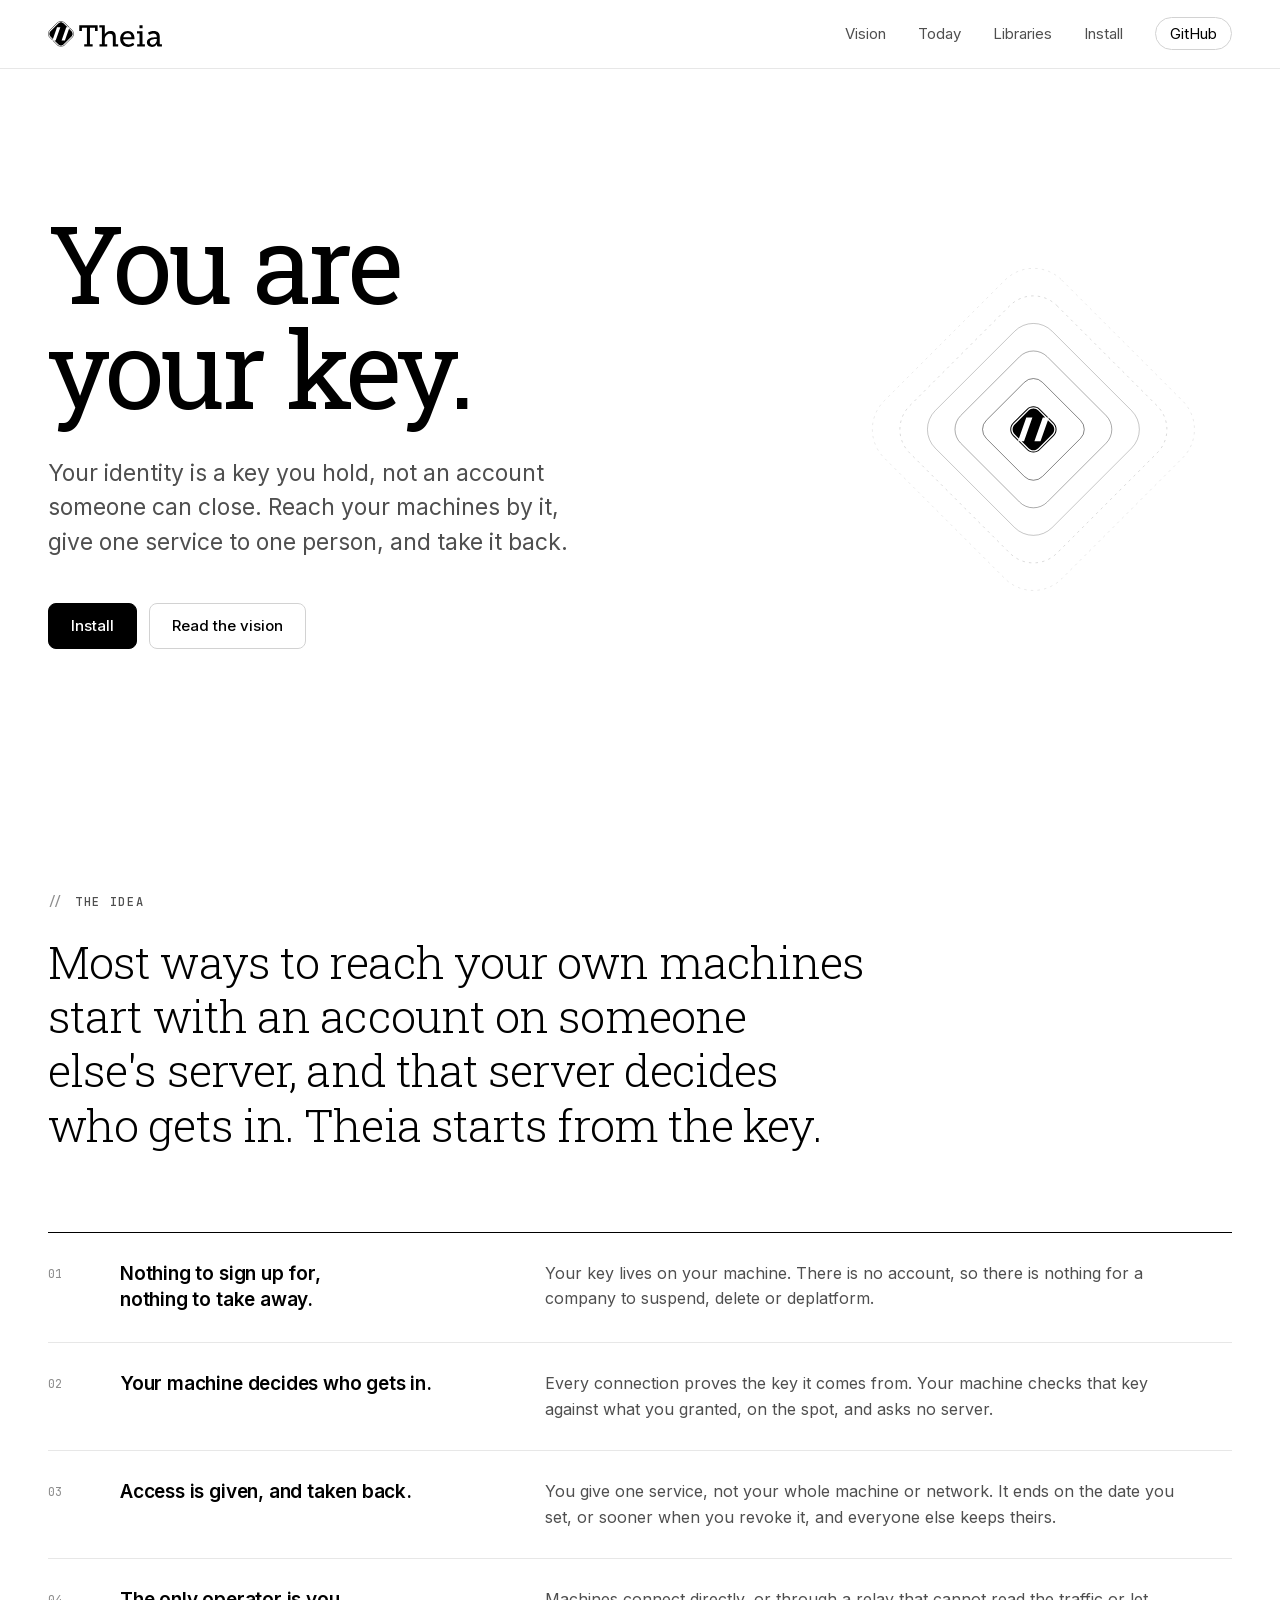
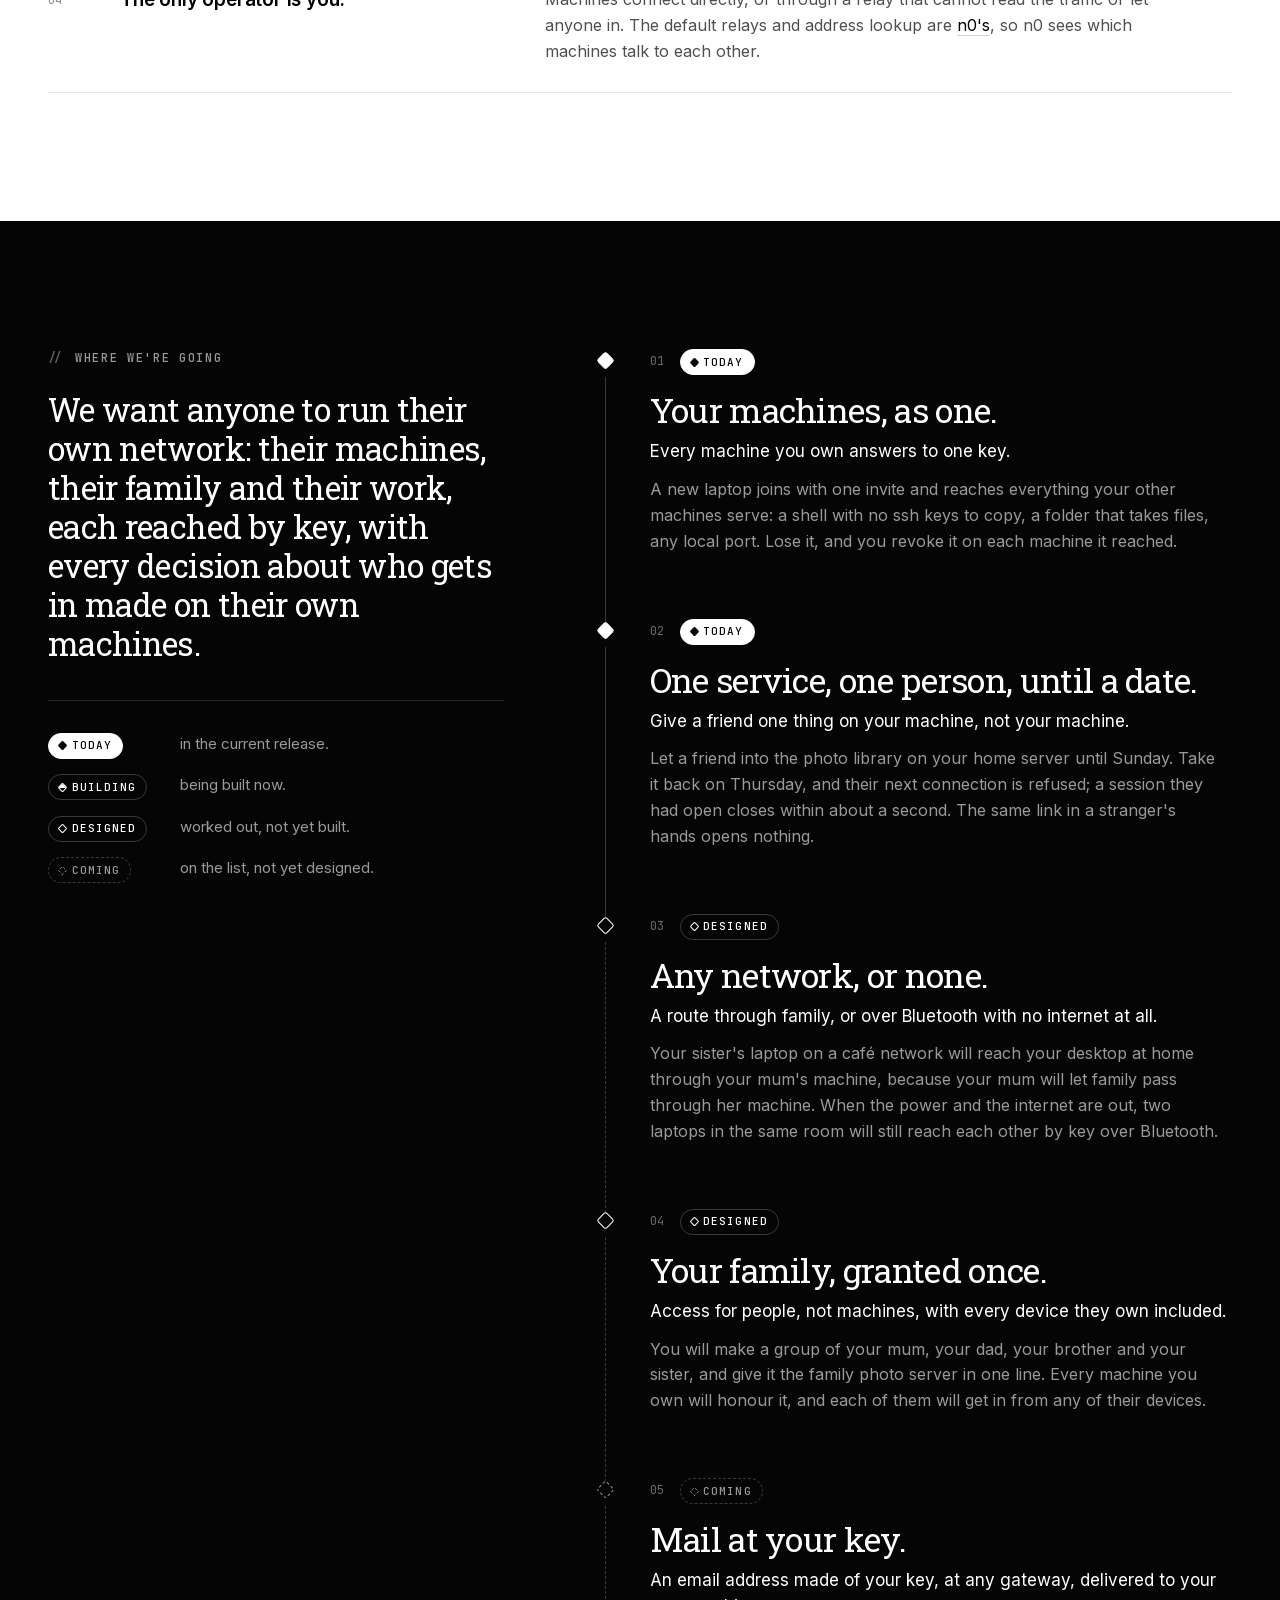
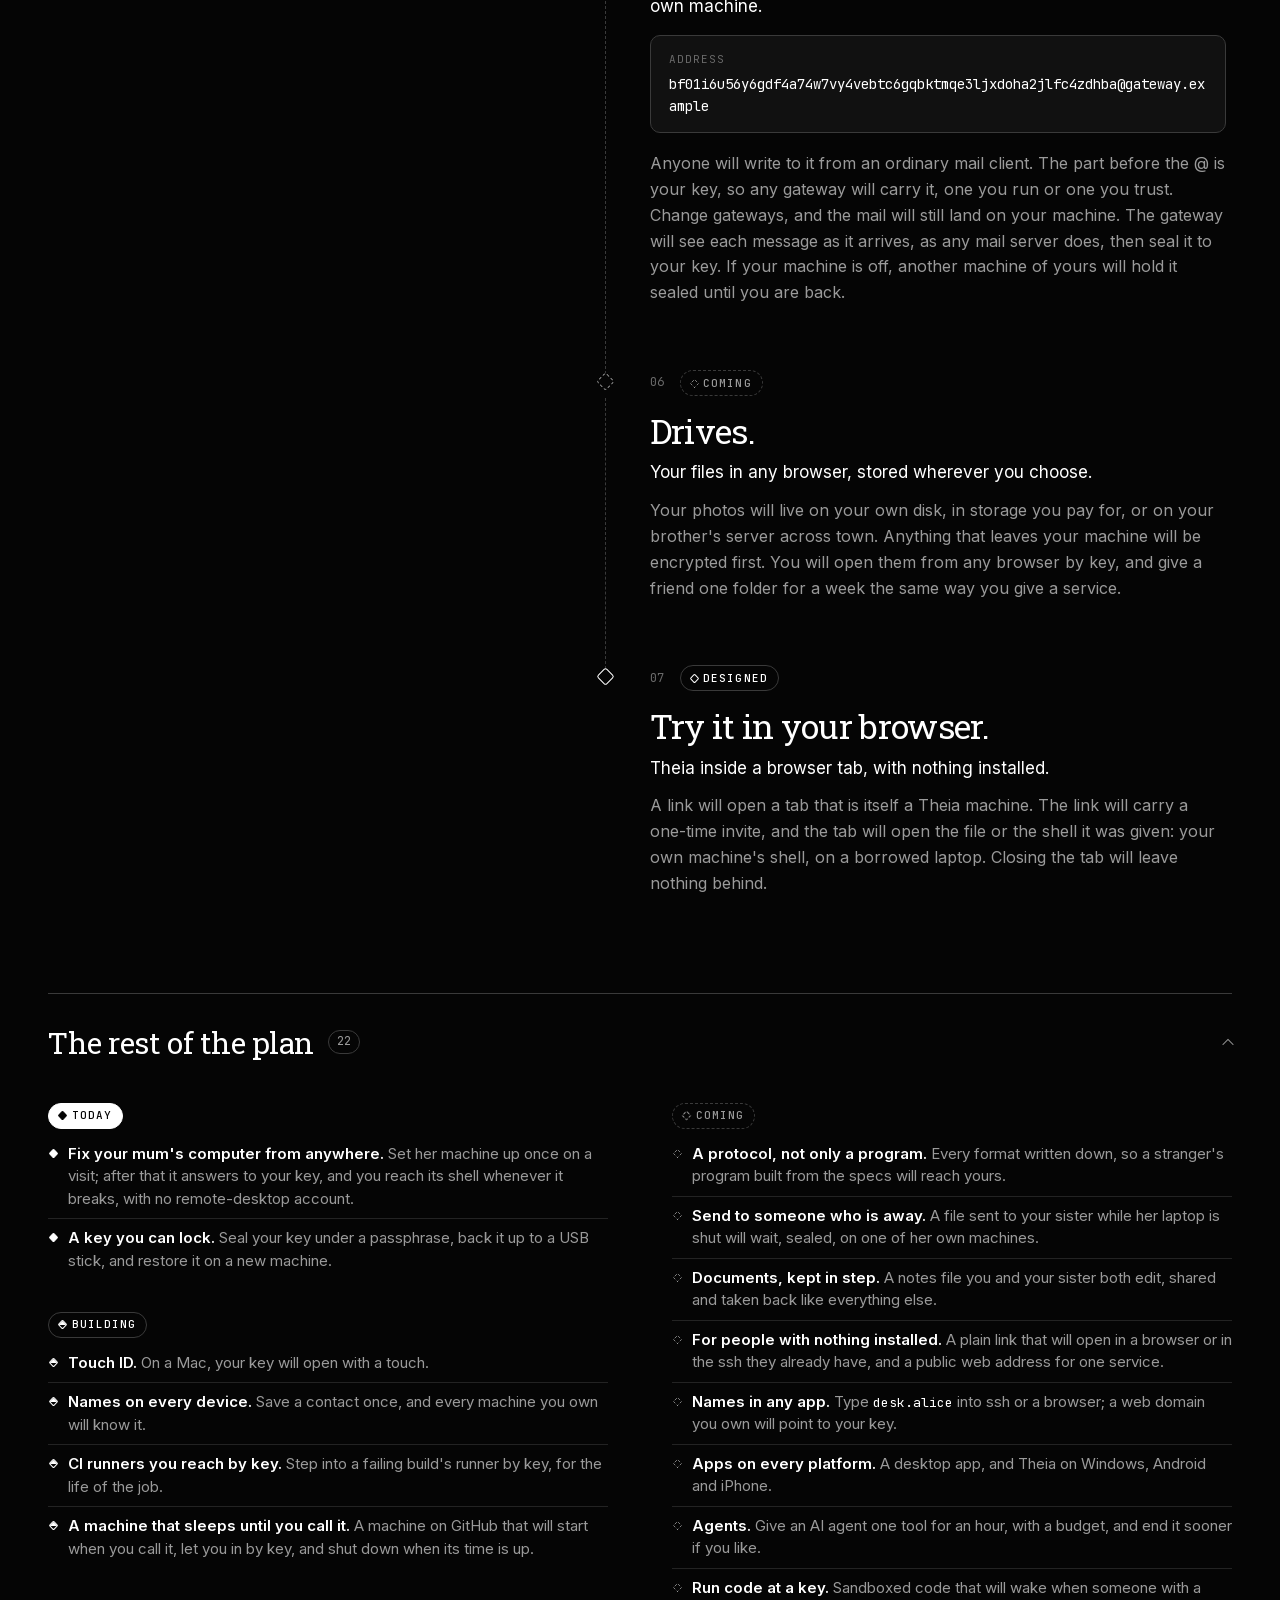
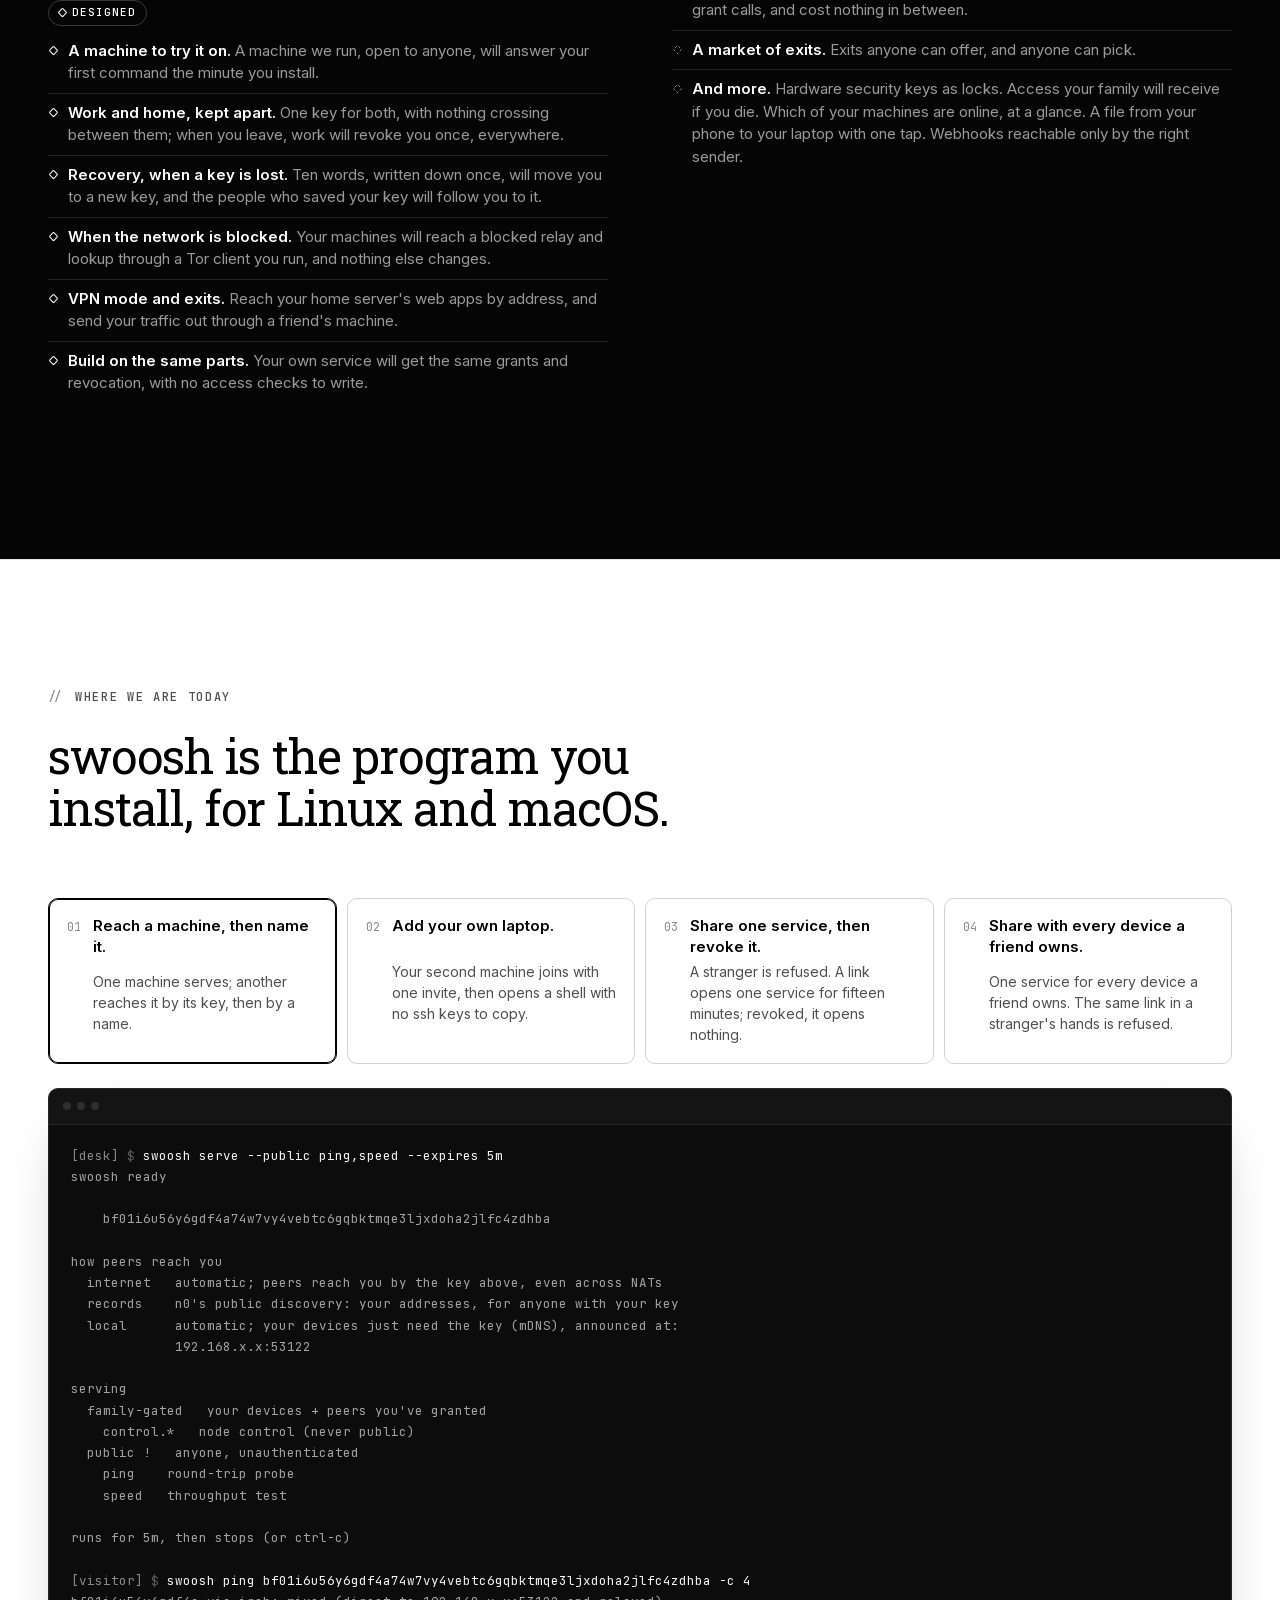
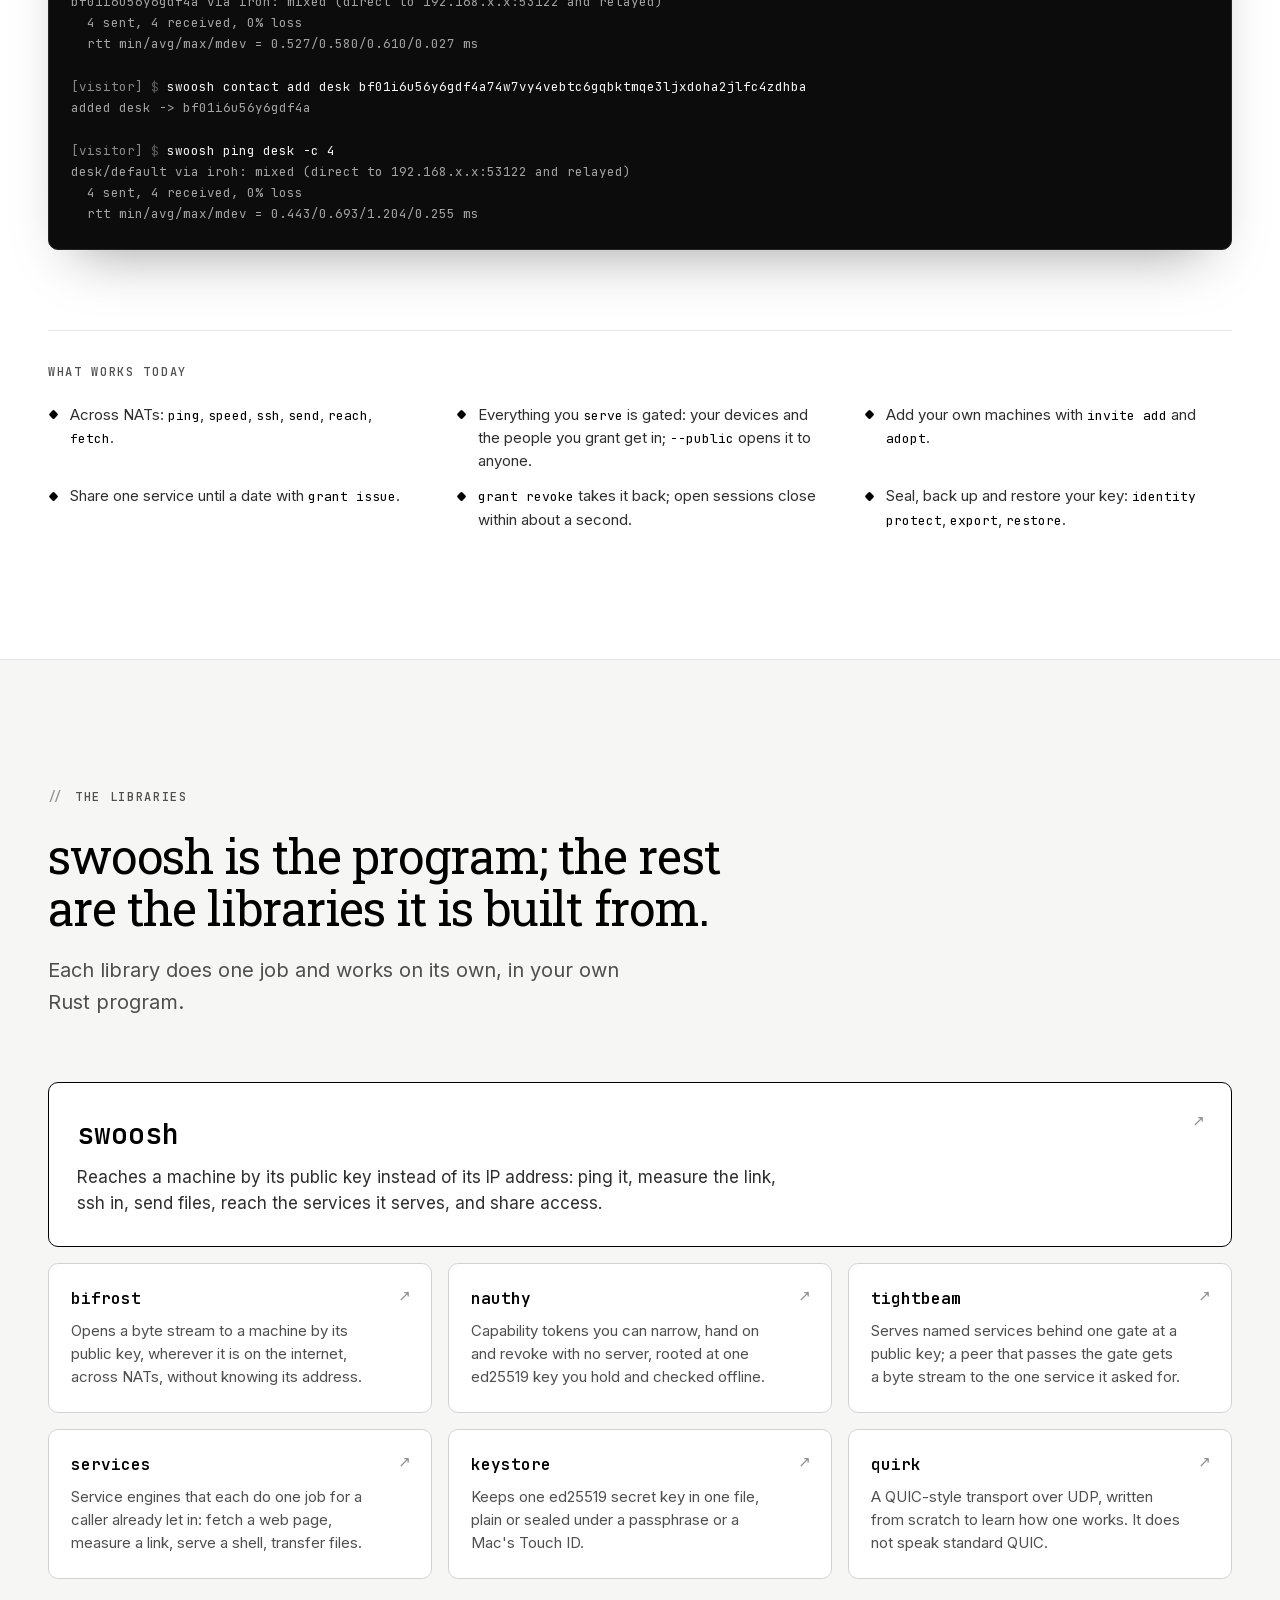
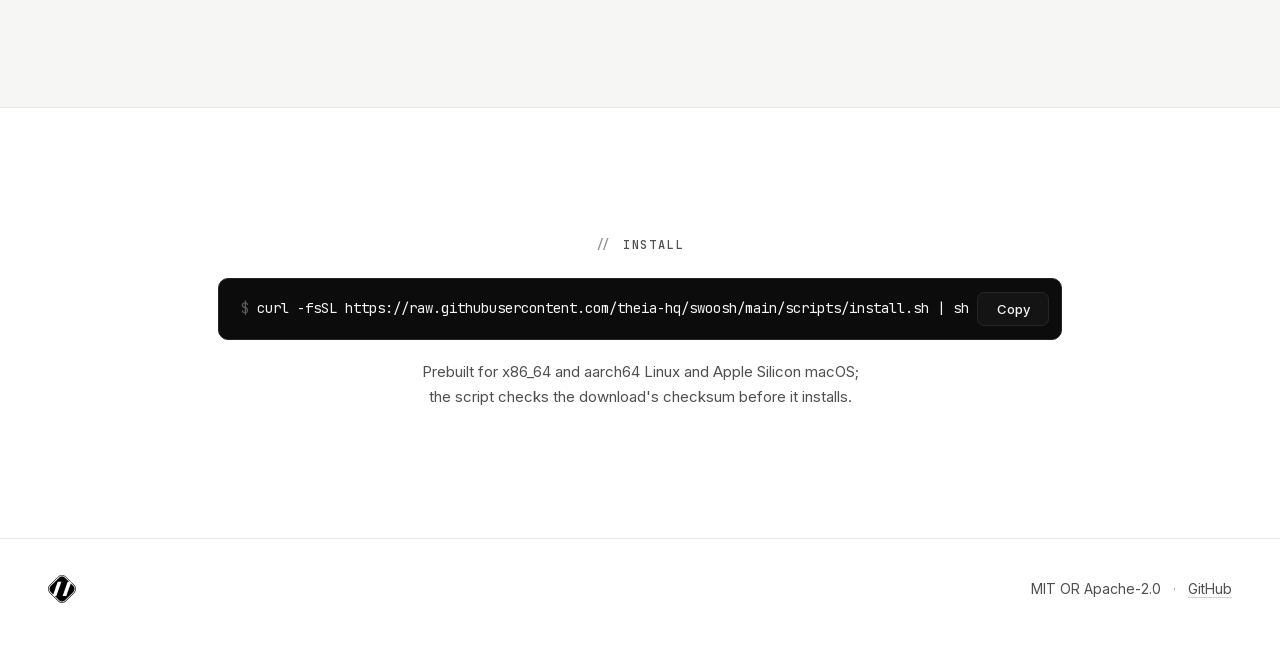
<file: index.html>
<!doctype html>
<html lang="en">
<head>
  <meta charset="utf-8">
  <meta name="viewport" content="width=device-width, initial-scale=1">
  <meta name="color-scheme" content="light dark">
  <meta name="theme-color" media="(prefers-color-scheme: light)" content="#ffffff">
  <meta name="theme-color" media="(prefers-color-scheme: dark)" content="#000000">

  <title>Theia: you are your key</title>
  <meta name="description" content="Theia makes your identity a key you hold: reach your machines by it, give one service to one person until a date, and take it back, with no account anywhere.">
  <meta property="og:type" content="website">
  <meta property="og:title" content="Theia: you are your key">
  <meta property="og:description" content="Theia makes your identity a key you hold: reach your machines by it, give one service to one person until a date, and take it back, with no account anywhere.">
  <meta property="og:image" content="https://theia-hq.github.io/social-card.png">
  <meta property="og:image:width" content="1280">
  <meta property="og:image:height" content="640">
  <meta property="og:image:alt" content="The Theia mark and name">
  <meta name="twitter:card" content="summary_large_image">

  <link rel="icon" href="favicon.ico" sizes="any">
  <link rel="apple-touch-icon" href="apple-touch-icon.png">

  <link rel="preload" href="assets/fonts/roboto-slab.woff2" as="font" type="font/woff2" crossorigin>
  <link rel="preload" href="assets/fonts/inter.woff2" as="font" type="font/woff2" crossorigin>
  <link rel="stylesheet" href="style.css">
</head>
<body>

<a class="skip" href="#main">Skip to content</a>

<header class="site-header">
  <div class="container site-header__inner">
    <a class="brand" href="./" aria-label="Theia home">
      <picture>
        <source srcset="assets/logo-white.svg" media="(prefers-color-scheme: dark)">
        <img src="assets/logo.svg" alt="Theia" width="895" height="205">
      </picture>
    </a>
    <nav aria-label="Primary">
      <ul class="nav">
        <li><a href="#vision">Vision</a></li>
        <li><a href="#today">Today</a></li>
        <li><a href="#libraries">Libraries</a></li>
        <li><a href="#install">Install</a></li>
        <li><a class="nav__gh" href="https://github.com/theia-hq">GitHub</a></li>
      </ul>
    </nav>
  </div>
</header>

<main id="main">

  <!-- Hero -->
  <section class="hero" aria-labelledby="hero-title">
    <div class="container hero__inner">
      <div class="hero__text">
        <h1 id="hero-title">You are your key.</h1>
        <p class="hero__lede">Your identity is a key you hold, not an account someone can close. Reach your machines by it, give one service to one person, and take it back.</p>
        <p class="hero__actions">
          <a class="button" href="#install">Install</a>
          <a class="button button--quiet" href="#vision">Read the vision</a>
        </p>
      </div>
      <svg class="hero__orbit" viewBox="0 0 480 480" aria-hidden="true" focusable="false"><g fill="none" stroke="currentColor" stroke-width="1"><rect x="192" y="192" width="96" height="96" rx="15.36" transform="rotate(45 240 240)" opacity="0.55"/><rect x="166" y="166" width="148" height="148" rx="23.68" transform="rotate(45 240 240)" opacity="0.38"/><rect x="140" y="140" width="200" height="200" rx="32" transform="rotate(45 240 240)" opacity="0.26"/><rect x="114" y="114" width="252" height="252" rx="40.32" transform="rotate(45 240 240)" opacity="0.17" stroke-dasharray="3 5"/><rect x="88" y="88" width="304" height="304" rx="48.64" transform="rotate(45 240 240)" opacity="0.1" stroke-dasharray="3 5"/></g><g transform="translate(212 212) scale(0.23932)"><path fill="currentColor" d="M220.292 83.9088H220.291C224.65 88.2443 228.107 93.4008 230.46 99.0808C232.812 104.76 234.016 110.85 234 116.997L233.988 118.148C233.862 123.905 232.667 129.593 230.462 134.919C228.109 140.6 224.651 145.757 220.291 150.093L220.292 150.094L150.094 220.293L150.095 220.294C145.759 224.654 140.601 228.11 134.921 230.463C129.241 232.816 123.15 234.018 117.002 234.002L117.003 234.003L117.001 234.002L117 234.003V234.002C110.853 234.017 104.764 232.814 99.0847 230.461C93.4051 228.107 88.248 224.651 83.9127 220.292L40.8977 177.285H47.8617L87.3912 216.81L87.3922 216.811C91.2714 220.711 95.8855 223.803 100.967 225.908C106.05 228.013 111.499 229.089 117 229.074H117.003C122.504 229.09 127.954 228.015 133.037 225.91C138.12 223.805 142.735 220.712 146.614 216.811L146.615 216.81L216.807 146.615L216.808 146.614C220.709 142.735 223.801 138.12 225.906 133.037C228.011 127.954 229.086 122.504 229.07 117.003V117C229.085 111.499 228.01 106.05 225.905 100.967C223.8 95.8855 220.708 91.2713 216.808 87.3922L216.807 87.3912L192.964 63.5454L194.784 58.4008L220.292 83.9088ZM117.214 11.7804C121.815 11.7676 126.373 12.6678 130.624 14.4278C134.875 16.188 138.736 18.7737 141.981 22.0353L176.671 56.723H164.513L164.395 57.0561L122.124 176.619L121.889 177.285H152.752L152.87 176.952L190.491 70.5415L212.186 92.236C215.448 95.4812 218.034 99.3415 219.794 103.592C221.554 107.843 222.455 112.401 222.443 117.001L222.434 117.863C222.339 122.171 221.445 126.426 219.794 130.411C218.034 134.662 215.447 138.521 212.186 141.767L212.187 141.768L141.981 211.969C138.736 215.231 134.875 217.816 130.624 219.577C126.374 221.336 121.817 222.235 117.217 222.223L117.218 222.228C112.616 222.24 108.057 221.339 103.805 219.578C99.5538 217.817 95.6928 215.23 92.4469 211.968V211.967L57.766 177.285H69.4897L69.6079 176.952L111.879 57.39L112.114 56.723H81.2506L81.1324 57.0561L43.6253 163.144L22.2502 141.768V141.767C18.9891 138.521 16.4029 134.662 14.6427 130.411C12.8824 126.16 11.9819 121.602 11.9942 117.001C11.9823 112.401 12.8828 107.844 14.6427 103.593C16.4031 99.3423 18.9895 95.4815 22.2511 92.236L92.445 22.0353C95.6906 18.7736 99.5511 16.1881 103.802 14.4278C108.053 12.6678 112.611 11.7678 117.212 11.7804H117.214ZM116.997 0C123.146 -0.0170432 129.239 1.1865 134.92 3.54006C140.601 5.89353 145.758 9.35068 150.094 13.711L193.106 56.723H186.142L146.615 17.1925L146.614 17.1915C142.735 13.2906 138.121 10.1973 133.038 8.09185C127.955 5.98639 122.504 4.91059 117.003 4.92581H117C111.498 4.91085 106.048 5.98646 100.966 8.09185C95.8827 10.1974 91.2678 13.2905 87.3883 17.1915L17.1915 87.3883C13.2904 91.2677 10.1974 95.8827 8.09185 100.966C5.98644 106.048 4.91065 111.498 4.92581 117V117.003C4.90993 122.504 5.98512 127.954 8.0899 133.037C10.1947 138.12 13.2872 142.735 17.1876 146.614L17.1886 146.615L41.0374 170.462L39.219 175.607L13.7042 150.098C9.34573 145.761 5.89034 140.603 3.53811 134.922C1.18582 129.241 -0.0170437 123.149 0 117C-0.0157974 110.852 1.18781 104.761 3.54104 99.0817C5.74756 93.7562 8.92432 88.8909 12.9054 84.731L13.712 83.9078L83.9058 13.711C88.2413 9.35133 93.3986 5.89448 99.0788 3.54104C104.759 1.18781 110.849 -0.0149063 116.997 0.000976569V0Z"/></g></svg>
    </div>
  </section>

  <!-- The idea -->
  <section id="idea" class="section" aria-labelledby="idea-title">
    <div class="container">
      <h2 id="idea-title" class="eyebrow"><span aria-hidden="true">//</span> The idea</h2>
      <p class="manifesto">Most ways to reach your own machines start with an account on someone else's server, and that server decides who gets in. Theia starts from the key.</p>

      <ol class="principles">
        <li class="principle">
          <span class="principle__num" aria-hidden="true">01</span>
          <h3>Nothing to sign up for, nothing to take away.</h3>
          <p>Your key lives on your machine. There is no account, so there is nothing for a company to suspend, delete or deplatform.</p>
        </li>
        <li class="principle">
          <span class="principle__num" aria-hidden="true">02</span>
          <h3>Your machine decides who gets in.</h3>
          <p>Every connection proves the key it comes from. Your machine checks that key against what you granted, on the spot, and asks no server.</p>
        </li>
        <li class="principle">
          <span class="principle__num" aria-hidden="true">03</span>
          <h3>Access is given, and taken back.</h3>
          <p>You give one service, not your whole machine or network. It ends on the date you set, or sooner when you revoke it, and everyone else keeps theirs.</p>
        </li>
        <li class="principle">
          <span class="principle__num" aria-hidden="true">04</span>
          <h3>The only operator is you.</h3>
          <p>Machines connect directly, or through a relay that cannot read the traffic or let anyone in. The default relays and address lookup are <a href="https://n0.computer">n0's</a>, so n0 sees which machines talk to each other.</p>
        </li>
      </ol>
    </div>
  </section>

  <!-- Where we're going -->
  <section id="vision" class="section band" aria-labelledby="vision-title">
    <div class="container">
      <div class="vision">
        <header class="vision__intro">
          <p class="eyebrow"><span aria-hidden="true">//</span> Where we're going</p>
          <h2 id="vision-title" class="vision__statement">We want anyone to run their own network: their machines, their family and their work, each reached by key, with every decision about who gets in made on their own machines.</h2>

          <dl class="legend" aria-label="Status">
            <div><dt><span class="tag" data-status="today">Today</span></dt><dd>in the current release.</dd></div>
            <div><dt><span class="tag" data-status="building">Building</span></dt><dd>being built now.</dd></div>
            <div><dt><span class="tag" data-status="designed">Designed</span></dt><dd>worked out, not yet built.</dd></div>
            <div><dt><span class="tag" data-status="coming">Coming</span></dt><dd>on the list, not yet designed.</dd></div>
          </dl>
        </header>

        <ol class="route">
          <li class="chapter" data-status="today">
            <p class="chapter__meta"><span class="chapter__num">01</span><span class="tag" data-status="today">Today</span></p>
            <h3 class="chapter__name">Your machines, as one.</h3>
            <p class="chapter__hook">Every machine you own answers to one key.</p>
            <p class="chapter__scene">A new laptop joins with one invite and reaches everything your other machines serve: a shell with no ssh keys to copy, a folder that takes files, any local port. Lose it, and you revoke it on each machine it reached.</p>
          </li>

          <li class="chapter" data-status="today">
            <p class="chapter__meta"><span class="chapter__num">02</span><span class="tag" data-status="today">Today</span></p>
            <h3 class="chapter__name">One service, one person, until a date.</h3>
            <p class="chapter__hook">Give a friend one thing on your machine, not your machine.</p>
            <p class="chapter__scene">Let a friend into the photo library on your home server until Sunday. Take it back on Thursday, and their next connection is refused; a session they had open closes within about a second. The same link in a stranger's hands opens nothing.</p>
          </li>

          <li class="chapter" data-status="designed">
            <p class="chapter__meta"><span class="chapter__num">03</span><span class="tag" data-status="designed">Designed</span></p>
            <h3 class="chapter__name">Any network, or none.</h3>
            <p class="chapter__hook">A route through family, or over Bluetooth with no internet at all.</p>
            <p class="chapter__scene">Your sister's laptop on a café network will reach your desktop at home through your mum's machine, because your mum will let family pass through her machine. When the power and the internet are out, two laptops in the same room will still reach each other by key over Bluetooth.</p>
          </li>

          <li class="chapter" data-status="designed">
            <p class="chapter__meta"><span class="chapter__num">04</span><span class="tag" data-status="designed">Designed</span></p>
            <h3 class="chapter__name">Your family, granted once.</h3>
            <p class="chapter__hook">Access for people, not machines, with every device they own included.</p>
            <p class="chapter__scene">You will make a group of your mum, your dad, your brother and your sister, and give it the family photo server in one line. Every machine you own will honour it, and each of them will get in from any of their devices.</p>
          </li>

          <li class="chapter" data-status="coming">
            <p class="chapter__meta"><span class="chapter__num">05</span><span class="tag" data-status="coming">Coming</span></p>
            <h3 class="chapter__name">Mail at your key.</h3>
            <p class="chapter__hook">An email address made of your key, at any gateway, delivered to your own machine.</p>
            <p class="specimen"><span class="specimen__label">Address</span><code>bf01i6u56y6gdf4a74w7vy4vebtc6gqbktmqe3ljxdoha2jlfc4zdhba@gateway.example</code></p>
            <p class="chapter__scene">Anyone will write to it from an ordinary mail client. The part before the @ is your key, so any gateway will carry it, one you run or one you trust. Change gateways, and the mail will still land on your machine. The gateway will see each message as it arrives, as any mail server does, then seal it to your key. If your machine is off, another machine of yours will hold it sealed until you are back.</p>
          </li>

          <li class="chapter" data-status="coming">
            <p class="chapter__meta"><span class="chapter__num">06</span><span class="tag" data-status="coming">Coming</span></p>
            <h3 class="chapter__name">Drives.</h3>
            <p class="chapter__hook">Your files in any browser, stored wherever you choose.</p>
            <p class="chapter__scene">Your photos will live on your own disk, in storage you pay for, or on your brother's server across town. Anything that leaves your machine will be encrypted first. You will open them from any browser by key, and give a friend one folder for a week the same way you give a service.</p>
          </li>

          <li class="chapter" data-status="designed">
            <p class="chapter__meta"><span class="chapter__num">07</span><span class="tag" data-status="designed">Designed</span></p>
            <h3 class="chapter__name">Try it in your browser.</h3>
            <p class="chapter__hook">Theia inside a browser tab, with nothing installed.</p>
            <p class="chapter__scene">A link will open a tab that is itself a Theia machine. The link will carry a one-time invite, and the tab will open the file or the shell it was given: your own machine's shell, on a borrowed laptop. Closing the tab will leave nothing behind.</p>
          </li>
        </ol>
      </div>

      <details class="plan" open>
        <summary class="plan__summary">
          <h3 class="plan__title">The rest of the plan</h3>
          <span class="plan__count" aria-hidden="true">22</span>
        </summary>
        <div class="plan__groups">
          <div class="plan__col">
          <section class="plan__group" aria-label="Today">
            <p class="plan__head"><span class="tag" data-status="today">Today</span></p>
            <ul>
              <li data-status="today"><strong>Fix your mum's computer from anywhere.</strong> Set her machine up once on a visit; after that it answers to your key, and you reach its shell whenever it breaks, with no remote-desktop account.</li>
              <li data-status="today"><strong>A key you can lock.</strong> Seal your key under a passphrase, back it up to a USB stick, and restore it on a new machine.</li>
            </ul>
          </section>
          <section class="plan__group" aria-label="Building">
            <p class="plan__head"><span class="tag" data-status="building">Building</span></p>
            <ul>
              <li data-status="building"><strong>Touch ID.</strong> On a Mac, your key will open with a touch.</li>
              <li data-status="building"><strong>Names on every device.</strong> Save a contact once, and every machine you own will know it.</li>
              <li data-status="building"><strong>CI runners you reach by key.</strong> Step into a failing build's runner by key, for the life of the job.</li>
              <li data-status="building"><strong>A machine that sleeps until you call it.</strong> A machine on GitHub that will start when you call it, let you in by key, and shut down when its time is up.</li>
            </ul>
          </section>
          <section class="plan__group" aria-label="Designed">
            <p class="plan__head"><span class="tag" data-status="designed">Designed</span></p>
            <ul>
              <li data-status="designed"><strong>A machine to try it on.</strong> A machine we run, open to anyone, will answer your first command the minute you install.</li>
              <li data-status="designed"><strong>Work and home, kept apart.</strong> One key for both, with nothing crossing between them; when you leave, work will revoke you once, everywhere.</li>
              <li data-status="designed"><strong>Recovery, when a key is lost.</strong> Ten words, written down once, will move you to a new key, and the people who saved your key will follow you to it.</li>
              <li data-status="designed"><strong>When the network is blocked.</strong> Your machines will reach a blocked relay and lookup through a Tor client you run, and nothing else changes.</li>
              <li data-status="designed"><strong>VPN mode and exits.</strong> Reach your home server's web apps by address, and send your traffic out through a friend's machine.</li>
              <li data-status="designed"><strong>Build on the same parts.</strong> Your own service will get the same grants and revocation, with no access checks to write.</li>
            </ul>
          </section>
          </div>
          <div class="plan__col">
          <section class="plan__group" aria-label="Coming">
            <p class="plan__head"><span class="tag" data-status="coming">Coming</span></p>
            <ul>
              <li data-status="coming"><strong>A protocol, not only a program.</strong> Every format written down, so a stranger's program built from the specs will reach yours.</li>
              <li data-status="coming"><strong>Send to someone who is away.</strong> A file sent to your sister while her laptop is shut will wait, sealed, on one of her own machines.</li>
              <li data-status="coming"><strong>Documents, kept in step.</strong> A notes file you and your sister both edit, shared and taken back like everything else.</li>
              <li data-status="coming"><strong>For people with nothing installed.</strong> A plain link that will open in a browser or in the ssh they already have, and a public web address for one service.</li>
              <li data-status="coming"><strong>Names in any app.</strong> Type <code>desk.alice</code> into ssh or a browser; a web domain you own will point to your key.</li>
              <li data-status="coming"><strong>Apps on every platform.</strong> A desktop app, and Theia on Windows, Android and iPhone.</li>
              <li data-status="coming"><strong>Agents.</strong> Give an AI agent one tool for an hour, with a budget, and end it sooner if you like.</li>
              <li data-status="coming"><strong>Run code at a key.</strong> Sandboxed code that will wake when someone with a grant calls, and cost nothing in between.</li>
              <li data-status="coming"><strong>A market of exits.</strong> Exits anyone can offer, and anyone can pick.</li>
              <li data-status="coming"><strong>And more.</strong> Hardware security keys as locks. Access your family will receive if you die. Which of your machines are online, at a glance. A file from your phone to your laptop with one tap. Webhooks reachable only by the right sender.</li>
            </ul>
          </section>
          </div>
        </div>
      </details>
    </div>
  </section>

  <!-- Where we are today -->
  <section id="today" class="section" aria-labelledby="today-title">
    <div class="container">
      <header class="section-head">
        <p class="eyebrow"><span aria-hidden="true">//</span> Where we are today</p>
        <h2 id="today-title">swoosh is the program you install, for Linux and macOS.</h2>
      </header>

      <div class="demos">
        <input class="demos__radio" type="radio" name="demo" id="demo-1" checked>
        <input class="demos__radio" type="radio" name="demo" id="demo-2">
        <input class="demos__radio" type="radio" name="demo" id="demo-3">
        <input class="demos__radio" type="radio" name="demo" id="demo-4">

        <div class="demos__steps">
          <label class="step" for="demo-1"><span class="step__num">01</span><span class="step__title">Reach a machine, then name it.</span><span class="step__text">One machine serves; another reaches it by its key, then by a name.</span></label>
          <label class="step" for="demo-2"><span class="step__num">02</span><span class="step__title">Add your own laptop.</span><span class="step__text">Your second machine joins with one invite, then opens a shell with no ssh keys to copy.</span></label>
          <label class="step" for="demo-3"><span class="step__num">03</span><span class="step__title">Share one service, then revoke it.</span><span class="step__text">A stranger is refused. A link opens one service for fifteen minutes; revoked, it opens nothing.</span></label>
          <label class="step" for="demo-4"><span class="step__num">04</span><span class="step__title">Share with every device a friend owns.</span><span class="step__text">One service for every device a friend owns. The same link in a stranger's hands is refused.</span></label>
        </div>

        <figure class="term demos__term">
          <div class="term__bar" aria-hidden="true"><span class="term__dots"></span></div>
          <div class="demos__panels">
            <pre class="term__body demo-panel" id="panel-1"><code><span class="t-in"><span class="t-ps"><span class="t-host">[desk]</span> $</span> swoosh serve --public ping,speed --expires 5m</span>
<span class="t-out">swoosh ready</span>

<span class="t-out">    bf01i6u56y6gdf4a74w7vy4vebtc6gqbktmqe3ljxdoha2jlfc4zdhba</span>

<span class="t-out">how peers reach you</span>
<span class="t-out">  internet   automatic; peers reach you by the key above, even across NATs</span>
<span class="t-out">  records    n0's public discovery: your addresses, for anyone with your key</span>
<span class="t-out">  local      automatic; your devices just need the key (mDNS), announced at:</span>
<span class="t-out">             192.168.x.x:53122</span>

<span class="t-out">serving</span>
<span class="t-out">  family-gated   your devices + peers you've granted</span>
<span class="t-out">    control.*   node control (never public)</span>
<span class="t-out">  public !   anyone, unauthenticated</span>
<span class="t-out">    ping    round-trip probe</span>
<span class="t-out">    speed   throughput test</span>

<span class="t-out">runs for 5m, then stops (or ctrl-c)</span>

<span class="t-in"><span class="t-ps"><span class="t-host">[visitor]</span> $</span> swoosh ping bf01i6u56y6gdf4a74w7vy4vebtc6gqbktmqe3ljxdoha2jlfc4zdhba -c 4</span>
<span class="t-out">bf01i6u56y6gdf4a via iroh: mixed (direct to 192.168.x.x:53122 and relayed)</span>
<span class="t-out">  4 sent, 4 received, 0% loss</span>
<span class="t-out">  rtt min/avg/max/mdev = 0.527/0.580/0.610/0.027 ms</span>

<span class="t-in"><span class="t-ps"><span class="t-host">[visitor]</span> $</span> swoosh contact add desk bf01i6u56y6gdf4a74w7vy4vebtc6gqbktmqe3ljxdoha2jlfc4zdhba</span>
<span class="t-out">added desk -&gt; bf01i6u56y6gdf4a</span>

<span class="t-in"><span class="t-ps"><span class="t-host">[visitor]</span> $</span> swoosh ping desk -c 4</span>
<span class="t-out">desk/default via iroh: mixed (direct to 192.168.x.x:53122 and relayed)</span>
<span class="t-out">  4 sent, 4 received, 0% loss</span>
<span class="t-out">  rtt min/avg/max/mdev = 0.443/0.693/1.204/0.255 ms</span></code></pre>
            <pre class="term__body demo-panel" id="panel-2"><code><span class="t-in"><span class="t-ps"><span class="t-host">[desk]</span> $</span> swoosh serve ping=ping: speed=speed: ssh=sshd: web=tcp:127.0.0.1:8765 inbox=recv:/tmp/site-capture/inbox --expires 10m</span>
<span class="t-out">swoosh ready</span>

<span class="t-out">    bf01i6u56y6gdf4a74w7vy4vebtc6gqbktmqe3ljxdoha2jlfc4zdhba</span>

<span class="t-out">how peers reach you</span>
<span class="t-out">  internet   automatic; peers reach you by the key above, even across NATs</span>
<span class="t-out">  records    n0's public discovery: your addresses, for anyone with your key</span>
<span class="t-out">  local      automatic; your devices just need the key (mDNS), announced at:</span>
<span class="t-out">             192.168.x.x:52689</span>

<span class="t-out">serving</span>
<span class="t-out">  family-gated   your devices + peers you've granted</span>
<span class="t-out">    inbox -&gt; recv               receives pushed files</span>
<span class="t-out">    ping                        round-trip probe</span>
<span class="t-out">    speed                       throughput test</span>
<span class="t-out">    ssh -&gt; sshd                 a shell on this machine</span>
<span class="t-out">    web -&gt; tcp:127.0.0.1:8765   local TCP service</span>
<span class="t-out">    control.*                   node control (never public)</span>

<span class="t-out">runs for 10m, then stops (or ctrl-c)</span>

<span class="t-in"><span class="t-ps"><span class="t-host">[desk]</span> $</span> swoosh invite add laptop</span>
<span class="t-out">invite:jjtuqm6ktduci2gs<span class="t-cut">...(787 chars, cut)</span></span>

<span class="t-out">recorded me/laptop -&gt; bf01yntaf6dbwq3dfoewddbaoh47l4kcxao57hkemkgddohahintxilq  [derived]</span>
<span class="t-out">hand this invite to the machine (a SECRET: adopting it becomes this identity and trusts your signet).</span>

<span class="t-in"><span class="t-ps"><span class="t-host">[laptop]</span> $</span> swoosh adopt @invite.txt</span>
<span class="t-out">adopted this machine as bf01yntaf6dbwq3dfoewddbaoh47l4kcxao57hkemkgddohahintxilq  [mine]</span>
<span class="t-out">trusting signet bf01i6u56y6gdf4a74w7vy4vebtc6gqbktmqe3ljxdoha2jlfc4zdhba: `swoosh serve` now admits its members and delegates.</span>
<span class="t-out"><span class="t-cut">...(1 line cut)</span></span>
<span class="t-out">stored your membership badge: this device now reaches your gated services.</span>

<span class="t-in"><span class="t-ps"><span class="t-host">[laptop]</span> $</span> swoosh contact add desk bf01i6u56y6gdf4a74w7vy4vebtc6gqbktmqe3ljxdoha2jlfc4zdhba</span>
<span class="t-out">added desk -&gt; bf01i6u56y6gdf4a</span>

<span class="t-in"><span class="t-ps"><span class="t-host">[laptop]</span> $</span> swoosh ssh desk -- 'uname -sm; whoami; pwd'</span>
<span class="t-out">swoosh: pinning bf01i6u56y6gdf4a74w7vy4vebtc6gqbktmqe3ljxdoha2jlfc4zdhba on first connection (over the authenticated overlay)</span>
<span class="t-out">Warning: Permanently added 'bf01i6u56y6gdf4a74w7vy4vebtc6gqbktmqe3ljxdoha2jlfc4zdhba' (ED25519) to the list of known hosts.</span>
<span class="t-out">Darwin arm64</span>
<span class="t-out">miraclx</span>
<span class="t-out">/tmp/site-capture</span></code></pre>
            <pre class="term__body demo-panel" id="panel-3"><code><span class="t-in"><span class="t-ps"><span class="t-host">[stranger]</span> $</span> swoosh contact add desk bf01i6u56y6gdf4a74w7vy4vebtc6gqbktmqe3ljxdoha2jlfc4zdhba</span>
<span class="t-out">added desk -&gt; bf01i6u56y6gdf4a</span>

<span class="t-in"><span class="t-ps"><span class="t-host">[stranger]</span> $</span> swoosh ping desk -c 3</span>
<span class="t-out">desk/default via iroh: reached, but refused (not admitted: no member badge or capability for this service was accepted)</span>
<span class="t-out">Error: desk: reached, but refused</span>

<span class="t-in"><span class="t-ps"><span class="t-host">[desk]</span> $</span> swoosh grant issue ping --expires 15m</span>
<span class="t-out">issued a bearer grant for `ping`</span>
<span class="t-out">  anyone holding the link can use it; expires in 15m.</span>
<span class="t-out">  revoke: paste the link to `swoosh grant revoke &lt;link&gt;`, or let it expire</span>
<span class="t-out">sheer:bf01i6u56y6gdf4a<span class="t-cut">...(545 chars, cut)</span></span>

<span class="t-in"><span class="t-ps"><span class="t-host">[stranger]</span> $</span> swoosh ping sheer:bf01i6u56y6gdf4a<span class="t-cut">...(545 chars, cut)</span> -c 3</span>
<span class="t-out">bf01i6u56y6gdf4a via iroh: mixed (direct to 192.168.x.x:52689 and relayed)</span>
<span class="t-out">  3 sent, 3 received, 0% loss</span>
<span class="t-out">  rtt min/avg/max/mdev = 0.362/1.425/3.461/1.357 ms</span>

<span class="t-in"><span class="t-ps"><span class="t-host">[desk]</span> $</span> swoosh grant revoke sheer:bf01i6u56y6gdf4a<span class="t-cut">...(545 chars, cut)</span></span>
<span class="t-out">revoked link (/tmp/site-capture/homes/desk/revoked)</span>

<span class="t-in"><span class="t-ps"><span class="t-host">[stranger]</span> $</span> swoosh ping sheer:bf01i6u56y6gdf4a<span class="t-cut">...(545 chars, cut)</span> -c 3</span>
<span class="t-out">bf01i6u56y6gdf4a via iroh: reached, but refused (not admitted: no member badge or capability for this service was accepted)</span>
<span class="t-out">Error: bf01i6u56y6gdf4a: reached, but refused</span></code></pre>
            <pre class="term__body demo-panel" id="panel-4"><code><span class="t-in"><span class="t-ps"><span class="t-host">[desk]</span> $</span> swoosh contact signet friend bf01lofwt27me6gdkbrrb6ktggggqbgwwku3n6zsef3gwo342ejtnkia</span>
<span class="t-out">recorded friend's signet -&gt; bf01lofwt27me6gd</span>

<span class="t-in"><span class="t-ps"><span class="t-host">[desk]</span> $</span> swoosh grant issue ping --for fleet:friend --expires 1h</span>
<span class="t-out">issued a fleet-bound grant for `ping` to fleet signet bf01lofwt27me6gdkbrrb6ktggggqbgwwku3n6zsef3gwo342ejtnkia</span>
<span class="t-out">  every device that signet vouches for can use it (theft-resistant); expires in 1h</span>
<span class="t-out">  revoke: swoosh grant revoke bf01lofwt27me6gdkbrrb6ktggggqbgwwku3n6zsef3gwo342ejtnkia</span>
<span class="t-out">sheer:bf01i6u56y6gdf4a<span class="t-cut">...(761 chars, cut)</span></span>

<span class="t-in"><span class="t-ps"><span class="t-host">[friend]</span> $</span> swoosh contact add desk bf01i6u56y6gdf4a74w7vy4vebtc6gqbktmqe3ljxdoha2jlfc4zdhba</span>
<span class="t-out">added desk -&gt; bf01i6u56y6gdf4a</span>

<span class="t-in"><span class="t-ps"><span class="t-host">[friend]</span> $</span> swoosh ping desk --present sheer:bf01i6u56y6gdf4a<span class="t-cut">...(761 chars, cut)</span> -c 3</span>
<span class="t-out">desk/default via iroh: mixed (direct to 192.168.x.x:52689 and relayed)</span>
<span class="t-out">  3 sent, 3 received, 0% loss</span>
<span class="t-out">  rtt min/avg/max/mdev = 0.457/0.665/0.795/0.139 ms</span>

<span class="t-in"><span class="t-ps"><span class="t-host">[friendphone]</span> $</span> swoosh contact add desk bf01i6u56y6gdf4a74w7vy4vebtc6gqbktmqe3ljxdoha2jlfc4zdhba</span>
<span class="t-out">added desk -&gt; bf01i6u56y6gdf4a</span>

<span class="t-in"><span class="t-ps"><span class="t-host">[friendphone]</span> $</span> swoosh ping desk --present sheer:bf01i6u56y6gdf4a<span class="t-cut">...(761 chars, cut)</span> -c 3</span>
<span class="t-out">desk/default via iroh: mixed (direct to [2001:db8::x]:62021 and relayed)</span>
<span class="t-out">  3 sent, 3 received, 0% loss</span>
<span class="t-out">  rtt min/avg/max/mdev = 0.579/0.885/1.239/0.236 ms</span>

<span class="t-in"><span class="t-ps"><span class="t-host">[stranger]</span> $</span> swoosh ping desk --present sheer:bf01i6u56y6gdf4a<span class="t-cut">...(761 chars, cut)</span> -c 3</span>
<span class="t-out">desk/default via iroh: reached, but refused (not admitted: no member badge or capability for this service was accepted)</span>
<span class="t-out">Error: desk: reached, but refused</span></code></pre>
          </div>
        </figure>
      </div>

      <div class="works">
        <h3 class="works__title">What works today</h3>
        <ul class="works__list">
          <li>Across NATs: <code>ping</code>, <code>speed</code>, <code>ssh</code>, <code>send</code>, <code>reach</code>, <code>fetch</code>.</li>
          <li>Everything you <code>serve</code> is gated: your devices and the people you grant get in; <code>--public</code> opens it to anyone.</li>
          <li>Add your own machines with <code>invite add</code> and <code>adopt</code>.</li>
          <li>Share one service until a date with <code>grant issue</code>.</li>
          <li><code>grant revoke</code> takes it back; open sessions close within about a second.</li>
          <li>Seal, back up and restore your key: <code>identity protect</code>, <code>export</code>, <code>restore</code>.</li>
        </ul>
      </div>
    </div>
  </section>

  <!-- The libraries -->
  <section id="libraries" class="section section--raised" aria-labelledby="libraries-title">
    <div class="container">
      <header class="section-head">
        <p class="eyebrow"><span aria-hidden="true">//</span> The libraries</p>
        <h2 id="libraries-title">swoosh is the program; the rest are the libraries it is built from.</h2>
        <p class="lede">Each library does one job and works on its own, in your own Rust program.</p>
      </header>

      <ul class="repos">
        <li class="repo repo--program">
          <a href="https://github.com/theia-hq/swoosh">
            <span class="repo__name">swoosh</span>
            <span class="repo__line">Reaches a machine by its public key instead of its IP address: ping it, measure the link, ssh in, send files, reach the services it serves, and share access.</span>
          </a>
        </li>
        <li class="repo">
          <a href="https://github.com/theia-hq/bifrost">
            <span class="repo__name">bifrost</span>
            <span class="repo__line">Opens a byte stream to a machine by its public key, wherever it is on the internet, across NATs, without knowing its address.</span>
          </a>
        </li>
        <li class="repo">
          <a href="https://github.com/theia-hq/nauthy">
            <span class="repo__name">nauthy</span>
            <span class="repo__line">Capability tokens you can narrow, hand on and revoke with no server, rooted at one ed25519 key you hold and checked offline.</span>
          </a>
        </li>
        <li class="repo">
          <a href="https://github.com/theia-hq/tightbeam">
            <span class="repo__name">tightbeam</span>
            <span class="repo__line">Serves named services behind one gate at a public key; a peer that passes the gate gets a byte stream to the one service it asked for.</span>
          </a>
        </li>
        <li class="repo">
          <a href="https://github.com/theia-hq/services">
            <span class="repo__name">services</span>
            <span class="repo__line">Service engines that each do one job for a caller already let in: fetch a web page, measure a link, serve a shell, transfer files.</span>
          </a>
        </li>
        <li class="repo">
          <a href="https://github.com/theia-hq/keystore">
            <span class="repo__name">keystore</span>
            <span class="repo__line">Keeps one ed25519 secret key in one file, plain or sealed under a passphrase or a Mac's Touch ID.</span>
          </a>
        </li>
        <li class="repo">
          <a href="https://github.com/theia-hq/quirk">
            <span class="repo__name">quirk</span>
            <span class="repo__line">A QUIC-style transport over UDP, written from scratch to learn how one works. It does not speak standard QUIC.</span>
          </a>
        </li>
      </ul>
    </div>
  </section>

  <!-- Install -->
  <section id="install" class="section install" aria-labelledby="install-title">
    <div class="container install__inner">
      <h2 id="install-title" class="eyebrow"><span aria-hidden="true">//</span> Install</h2>
      <div class="cmd" data-copy>
        <pre><code><span class="t-ps" aria-hidden="true">$ </span><span class="cmd__text">curl -fsSL https://raw.githubusercontent.com/theia-hq/swoosh/main/scripts/install.sh | sh</span></code></pre>
      </div>
      <p class="install__meta">Prebuilt for x86_64 and aarch64 Linux and Apple Silicon macOS; the script checks the download's checksum before it installs.</p>
    </div>
  </section>

</main>

<footer class="site-footer">
  <div class="container site-footer__inner">
    <a class="site-footer__mark" href="./" aria-label="Theia home">
      <picture>
        <source srcset="assets/icon-white.svg" media="(prefers-color-scheme: dark)">
        <img src="assets/icon.svg" alt="" width="234" height="235">
      </picture>
    </a>
    <p>MIT OR Apache-2.0 <span class="site-footer__sep" aria-hidden="true">·</span> <a href="https://github.com/theia-hq">GitHub</a></p>
  </div>
</footer>

<script>
  // A copy button on the install line. Without JavaScript the line is still plain, selectable text.
  document.querySelectorAll("[data-copy]").forEach(function (box) {
    if (!navigator.clipboard) return;
    var text = box.querySelector(".cmd__text").textContent;
    var button = document.createElement("button");
    button.type = "button";
    button.className = "cmd__copy";
    button.textContent = "Copy";
    button.addEventListener("click", function () {
      navigator.clipboard.writeText(text).then(function () {
        button.textContent = "Copied";
        setTimeout(function () { button.textContent = "Copy"; }, 1600);
      });
    });
    box.appendChild(button);
  });

  // On a phone the long plan list starts folded. Without JavaScript it stays open.
  if (window.matchMedia("(max-width: 40rem)").matches) {
    document.querySelectorAll("details.plan").forEach(function (d) { d.open = false; });
  }
</script>

</body>
</html>
</file>
<file: style.css>
/*
 * Theia. Monochrome, like the mark: black, white and greys.
 * Fonts are served from this site; the page makes no request to anyone else.
 * Roboto Slab (the wordmark's face) sets display type, Inter sets text, JetBrains Mono sets code.
 */

@font-face {
  font-family: "Roboto Slab";
  src: url("assets/fonts/roboto-slab.woff2") format("woff2");
  font-weight: 100 900;
  font-style: normal;
  font-display: swap;
}

@font-face {
  font-family: "Inter";
  src: url("assets/fonts/inter.woff2") format("woff2");
  font-weight: 100 900;
  font-style: normal;
  font-display: swap;
}

@font-face {
  font-family: "JetBrains Mono";
  src: url("assets/fonts/jetbrains-mono.woff2") format("woff2");
  font-weight: 100 800;
  font-style: normal;
  font-display: swap;
}

/* ---------- Tokens ---------- */

:root {
  color-scheme: light dark;

  --bg: #ffffff;
  --bg-raised: #f6f6f5;
  --fg: #000000;
  --text: #2e2e2e;
  --text-2: #4f4f4f;
  --muted: #8d8d8d;
  --rule: #e7e7e7;
  --rule-2: #d2d2d2;

  /* Terminals stay dark in both schemes. */
  --term-bg: #0c0c0c;
  --term-bar: #141414;
  --term-rule: #262626;
  --term-cmd: #f5f5f5;
  --term-out: #a3a3a3;
  --term-host: #8a8a8a;
  --term-dim: #5c5c5c;

  --slab: "Roboto Slab", ui-serif, Georgia, serif;
  --sans: "Inter", system-ui, -apple-system, "Segoe UI", Roboto, "Helvetica Neue", Arial, sans-serif;
  --mono: "JetBrains Mono", ui-monospace, "SF Mono", SFMono-Regular, Menlo, Consolas, monospace;

  --gutter: clamp(16px, 4vw, 40px);
  --wide: 74rem;
  --measure: 38rem;
  --header-h: 4.25rem;
  --radius: 10px;
}

@media (prefers-color-scheme: dark) {
  :root {
    --bg: #000000;
    --bg-raised: #0b0b0b;
    --fg: #ffffff;
    --text: #dedede;
    --text-2: #9d9d9d;
    --muted: #6f6f6f;
    --rule: #1c1c1c;
    --rule-2: #303030;

    --term-bg: #0a0a0a;
    --term-bar: #111111;
    --term-rule: #242424;
  }
}

/* The vision band is dark in both schemes. In dark mode it lifts off the black page: a lighter ground,
   a light rim at the top and a soft glow under it. */
.band {
  --bg: #050505;
  --bg-raised: #111111;
  --fg: #ffffff;
  --text: #d6d6d6;
  --text-2: #9a9a9a;
  --muted: #6a6a6a;
  --rule: #232323;
  --rule-2: #3a3a3a;

  background:
    radial-gradient(ellipse 80% 420px at 50% 0, rgba(255, 255, 255, 0.07), transparent 70%),
    var(--bg);
}

@media (prefers-color-scheme: dark) {
  .band {
    --bg: #101010;
    --bg-raised: #191919;
    --rule: #262626;
    --rule-2: #424242;
    --text-2: #a3a3a3;

    background:
      radial-gradient(ellipse 80% 480px at 50% 0, rgba(255, 255, 255, 0.075), transparent 70%),
      var(--bg);
    border-top: 1px solid #333333;
    border-bottom: 1px solid #222222;
  }
}

/* ---------- Base ---------- */

*,
*::before,
*::after {
  box-sizing: border-box;
}

html {
  -webkit-text-size-adjust: 100%;
  text-size-adjust: 100%;
  scroll-padding-top: calc(var(--header-h) + 1rem);
}

@media (prefers-reduced-motion: no-preference) {
  html {
    scroll-behavior: smooth;
  }
}

body {
  margin: 0;
  background: var(--bg);
  color: var(--text);
  font-family: var(--sans);
  font-size: 1.0625rem;
  line-height: 1.65;
  -webkit-font-smoothing: antialiased;
  -moz-osx-font-smoothing: grayscale;
  text-rendering: optimizeLegibility;
  overflow-wrap: break-word;
}

/* Inter's alternates (single-storey a, open digits) apply to text set in Inter only. */
body,
.button,
.cmd__copy {
  font-feature-settings: "cv11", "ss01";
}

h1,
h2,
.chapter__name,
.plan__title,
.manifesto,
code,
pre,
.eyebrow,
.tag,
.principle__num,
.chapter__num,
.step__num,
.specimen__label,
.repo__name,
.works__title {
  font-feature-settings: normal;
}

img,
svg {
  display: block;
  max-width: 100%;
  height: auto;
}

h1,
h2,
h3,
p,
ol,
ul,
dl,
dd,
figure {
  margin: 0;
}

ol,
ul {
  padding: 0;
  list-style: none;
}

a {
  color: var(--fg);
  text-decoration: underline;
  text-decoration-thickness: 1px;
  text-underline-offset: 0.22em;
  text-decoration-color: var(--rule-2);
  transition: text-decoration-color 120ms ease, color 120ms ease, border-color 120ms ease, background-color 120ms ease;
}

a:hover {
  text-decoration-color: currentColor;
}

:focus-visible {
  outline: 2px solid var(--fg);
  outline-offset: 3px;
  border-radius: 3px;
}

code {
  font-family: var(--mono);
  font-size: 0.875em;
}

/* Captured output is shown as printed: no ligatures (so "->" stays two characters). */
code,
pre {
  font-variant-ligatures: none;
}

.container {
  width: 100%;
  max-width: calc(var(--wide) + 2 * var(--gutter));
  margin-inline: auto;
  padding-inline: var(--gutter);
}

.skip {
  position: absolute;
  left: var(--gutter);
  top: -3rem;
  z-index: 20;
  padding: 0.5rem 0.875rem;
  background: var(--fg);
  color: var(--bg);
  border-radius: 6px;
  text-decoration: none;
}

.skip:focus {
  top: 0.75rem;
}

/* ---------- Type roles ---------- */

h1,
h2 {
  font-family: var(--slab);
  font-weight: 400;
  color: var(--fg);
  text-wrap: balance;
}

h2 {
  font-size: clamp(1.75rem, 1.2rem + 2.2vw, 3rem);
  line-height: 1.1;
  letter-spacing: -0.02em;
}

h3 {
  color: var(--fg);
  font-weight: 600;
  letter-spacing: -0.01em;
  text-wrap: balance;
}

.eyebrow {
  margin-bottom: 1.5rem;
  font-family: var(--mono);
  font-size: 0.75rem;
  font-weight: 500;
  line-height: 1.5;
  letter-spacing: 0.14em;
  text-transform: uppercase;
  color: var(--text-2);
}

.eyebrow span {
  color: var(--muted);
  letter-spacing: 0;
  margin-right: 0.35em;
}

.lede {
  font-size: clamp(1.0625rem, 1rem + 0.35vw, 1.25rem);
  line-height: 1.6;
  color: var(--text-2);
  max-width: var(--measure);
  text-wrap: pretty;
}

.section-head {
  max-width: 50rem;
  margin-bottom: clamp(2.5rem, 5vw, 4rem);
}

.section-head h2 + .lede {
  margin-top: 1.25rem;
}

/* ---------- Header ---------- */

.site-header {
  position: sticky;
  top: 0;
  z-index: 10;
  background: color-mix(in srgb, var(--bg) 82%, transparent);
  -webkit-backdrop-filter: saturate(180%) blur(14px);
  backdrop-filter: saturate(180%) blur(14px);
  border-bottom: 1px solid var(--rule);
}

.site-header__inner {
  display: flex;
  align-items: center;
  justify-content: space-between;
  gap: 1.5rem;
  min-height: var(--header-h);
}

.brand {
  display: block;
  flex: none;
  text-decoration: none;
}

.brand img {
  height: 26px;
  width: auto;
}

.nav {
  display: flex;
  align-items: center;
  gap: clamp(1rem, 2.5vw, 2rem);
  font-size: 0.9375rem;
}

.nav a {
  color: var(--text-2);
  text-decoration: none;
}

.nav a:hover {
  color: var(--fg);
}

.nav .nav__gh {
  padding: 0.375rem 0.875rem;
  border: 1px solid var(--rule-2);
  border-radius: 999px;
  color: var(--fg);
}

.nav .nav__gh:hover {
  border-color: var(--fg);
}

/* On a phone the links take a second row under the wordmark, and the header scrolls away. */
@media (max-width: 40rem) {
  :root {
    --header-h: 0rem;
  }

  .site-header {
    position: static;
  }

  .site-header__inner {
    flex-direction: column;
    align-items: flex-start;
    gap: 0.875rem;
    padding-block: 1.125rem 0.875rem;
  }

  .brand img {
    height: 24px;
  }

  .site-header nav,
  .nav {
    width: 100%;
  }

  .nav {
    justify-content: space-between;
    gap: 0.5rem;
    font-size: 0.875rem;
  }

  .nav .nav__gh {
    padding: 0;
    border: 0;
    border-radius: 0;
  }
}

/* ---------- Hero ---------- */

.hero {
  position: relative;
  overflow: hidden;
  padding-block: clamp(3rem, 11vw, 9rem) clamp(3.5rem, 9vw, 8rem);
}

.hero__inner {
  position: relative;
  display: grid;
  grid-template-columns: minmax(0, 1fr);
  align-items: center;
}

.hero__text {
  position: relative;
  z-index: 1;
  max-width: 50rem;
}

.hero h1 {
  font-size: clamp(3rem, 1.1rem + 7vw, 7.25rem);
  line-height: 0.98;
  letter-spacing: -0.035em;
  margin-bottom: clamp(1.25rem, 3vw, 2.25rem);
}

.hero__lede {
  max-width: 34rem;
  font-size: clamp(1.125rem, 1rem + 0.55vw, 1.4375rem);
  line-height: 1.5;
  color: var(--text-2);
  text-wrap: pretty;
  margin-bottom: clamp(1.75rem, 4vw, 2.75rem);
}

.hero__actions {
  display: flex;
  flex-wrap: wrap;
  gap: 0.75rem;
}

.hero__orbit {
  display: none;
}

@media (min-width: 64rem) {
  .hero__inner {
    grid-template-columns: minmax(0, 1fr) auto;
    gap: 3rem;
  }

  .hero__orbit {
    display: block;
    width: clamp(24rem, 34vw, 32rem);
    margin-right: calc(-1 * clamp(1rem, 3vw, 3rem));
    color: var(--fg);
  }
}

.button {
  display: inline-flex;
  align-items: center;
  justify-content: center;
  min-height: 2.875rem;
  padding: 0 1.375rem;
  border: 1px solid var(--fg);
  border-radius: 8px;
  background: var(--fg);
  color: var(--bg);
  font-size: 0.9375rem;
  font-weight: 500;
  text-decoration: none;
}

.button:hover {
  background: var(--text);
  border-color: var(--text);
}

.button--quiet {
  background: transparent;
  color: var(--fg);
  border-color: var(--rule-2);
}

.button--quiet:hover {
  background: transparent;
  border-color: var(--fg);
}

/* ---------- Sections ---------- */

.section {
  padding-block: clamp(4rem, 10vw, 8.5rem);
  background: var(--bg);
  color: var(--text);
}

.section + .section:not(.band):not(.section--raised) {
  border-top: 1px solid var(--rule);
}

.section--raised {
  background: var(--bg-raised);
  border-top: 1px solid var(--rule);
}

/* ---------- The idea ---------- */

.manifesto {
  max-width: 22em;
  font-family: var(--slab);
  font-size: clamp(1.625rem, 1.15rem + 2.1vw, 2.875rem);
  font-weight: 300;
  line-height: 1.2;
  letter-spacing: -0.02em;
  color: var(--fg);
  text-wrap: balance;
  margin-bottom: clamp(2.75rem, 7vw, 5rem);
}

/* Principles: one row each, so a long one grows downward without unbalancing the others. */
.principles {
  border-top: 1px solid var(--fg);
}

.principle {
  display: grid;
  grid-template-columns: 2rem minmax(0, 1fr);
  gap: 0.25rem 1rem;
  padding-block: 1.375rem 1.5rem;
  border-bottom: 1px solid var(--rule);
}

.principle__num {
  grid-row: span 2;
  padding-top: 0.25rem;
  font-family: var(--mono);
  font-size: 0.75rem;
  color: var(--muted);
}

.principle h3 {
  font-size: 1.125rem;
  line-height: 1.4;
}

.principle p {
  color: var(--text-2);
  font-size: 1rem;
  line-height: 1.6;
  max-width: 40rem;
}

@media (min-width: 56rem) {
  .principle {
    grid-template-columns: 2.5rem minmax(0, 4fr) minmax(0, 7fr);
    gap: 2rem;
    padding-block: 1.75rem;
  }

  .principle__num {
    grid-row: auto;
  }

  .principle h3 {
    font-size: 1.1875rem;
  }
}

/* ---------- Vision ---------- */

.vision {
  display: grid;
  grid-template-columns: minmax(0, 1fr);
  gap: clamp(3rem, 7vw, 5rem);
}

.vision__statement {
  font-size: clamp(1.5rem, 1.15rem + 1.1vw, 2.125rem);
  line-height: 1.2;
  text-wrap: pretty;
}

@media (min-width: 64rem) {
  .vision {
    grid-template-columns: minmax(0, 5fr) minmax(0, 7fr);
    gap: clamp(4rem, 7vw, 7rem);
    align-items: start;
  }
}

/* The intro stays in view beside the chapters only when the window is tall enough to show all of it. */
@media (min-width: 64rem) and (min-height: 46rem) {
  .vision__intro {
    position: sticky;
    top: calc(var(--header-h) + 3rem);
  }
}

.legend {
  display: grid;
  gap: 0.75rem;
  margin-top: 2.25rem;
  padding-top: 1.75rem;
  border-top: 1px solid var(--rule);
}

.legend > div {
  display: grid;
  grid-template-columns: 7.25rem minmax(0, 1fr);
  align-items: center;
  gap: 1rem;
}

.legend dd {
  color: var(--text-2);
  font-size: 0.9375rem;
  line-height: 1.45;
}

@media (max-width: 40rem) {
  .legend > div {
    grid-template-columns: 6.75rem minmax(0, 1fr);
    gap: 0.75rem;
  }

  .legend dd {
    font-size: 0.875rem;
  }
}

/* Status tags: told apart by fill and stroke, never by hue. */
.tag {
  display: inline-flex;
  align-items: center;
  gap: 0.5em;
  height: 1.625rem;
  padding: 0 0.625rem;
  border: 1px solid var(--rule-2);
  border-radius: 999px;
  font-family: var(--mono);
  font-size: 0.6875rem;
  font-weight: 500;
  line-height: 1;
  letter-spacing: 0.1em;
  text-transform: uppercase;
  color: var(--fg);
  white-space: nowrap;
}

.tag::before,
.plan li::before {
  content: "";
  flex: none;
  width: 0.4375rem;
  height: 0.4375rem;
  border: 1px solid currentColor;
  border-radius: 1.5px;
  transform: rotate(45deg);
}

.tag[data-status="today"] {
  background: var(--fg);
  border-color: var(--fg);
  color: var(--bg);
}

.tag[data-status="today"]::before,
.plan li[data-status="today"]::before {
  background: currentColor;
}

.tag[data-status="building"]::before,
.plan li[data-status="building"]::before {
  background: linear-gradient(135deg, currentColor 50%, transparent 50%);
}

.tag[data-status="coming"] {
  border-style: dashed;
  color: var(--text-2);
}

.tag[data-status="coming"]::before,
.plan li[data-status="coming"]::before {
  border-style: dashed;
}

/* The route: one line through every chapter, solid where it exists, dashed where it is still ahead. */
.chapter {
  position: relative;
  padding-left: clamp(2.25rem, 5vw, 3.5rem);
  padding-bottom: clamp(2.5rem, 5vw, 4rem);
}

.chapter:last-child {
  padding-bottom: 0;
}

.chapter::before {
  content: "";
  position: absolute;
  left: 0.6875rem;
  top: 1.75rem;
  bottom: -0.25rem;
  border-left: 1px solid var(--rule-2);
}

.chapter:last-child::before {
  display: none;
}

.chapter[data-status="designed"]::before,
.chapter[data-status="coming"]::before {
  border-left-style: dashed;
}

.chapter::after {
  content: "";
  position: absolute;
  left: 0.3125rem;
  top: 0.3125rem;
  width: 0.8125rem;
  height: 0.8125rem;
  border: 1.5px solid var(--fg);
  border-radius: 2.5px;
  background: var(--bg);
  transform: rotate(45deg);
}

.chapter[data-status="today"]::after {
  background: var(--fg);
}

.chapter[data-status="building"]::after {
  background: linear-gradient(135deg, var(--fg) 50%, var(--bg) 50%);
}

.chapter[data-status="coming"]::after {
  border-style: dashed;
  border-color: var(--text-2);
}

.chapter__meta {
  display: flex;
  align-items: center;
  gap: 1rem;
  margin-bottom: 1rem;
}

.chapter__num {
  font-family: var(--mono);
  font-size: 0.75rem;
  color: var(--muted);
}

.chapter__name {
  font-family: var(--slab);
  font-weight: 400;
  font-size: clamp(1.5rem, 1.2rem + 1.2vw, 2.125rem);
  line-height: 1.12;
  letter-spacing: -0.02em;
  margin-bottom: 0.625rem;
}

.chapter__hook {
  color: var(--fg);
  font-size: 1.0625rem;
  line-height: 1.5;
  margin-bottom: 0.75rem;
  max-width: 36rem;
}

.chapter__scene {
  color: var(--text-2);
  font-size: 1rem;
  line-height: 1.62;
  max-width: 36rem;
}

/* A specimen: one literal artifact that makes a chapter concrete. */
.specimen {
  display: grid;
  gap: 0.375rem;
  max-width: 36rem;
  margin: 1rem 0 1.125rem;
  padding: 0.875rem 1.125rem;
  border: 1px solid var(--rule-2);
  border-radius: var(--radius);
  background: var(--bg-raised);
}

.specimen__label {
  font-family: var(--mono);
  font-size: 0.6875rem;
  letter-spacing: 0.1em;
  text-transform: uppercase;
  color: var(--muted);
}

.specimen code {
  min-width: 0;
  color: var(--fg);
  font-size: 0.875rem;
  line-height: 1.55;
  overflow-wrap: anywhere;
}

/* The rest of the plan: one line per item, grouped by status, in two columns where there is room. */
.plan {
  margin-top: clamp(3.5rem, 8vw, 6rem);
  border-top: 1px solid var(--rule-2);
}

.plan__summary {
  display: flex;
  align-items: center;
  gap: 0.875rem;
  padding-block: 1.5rem;
  list-style: none;
  cursor: pointer;
}

.plan__summary::-webkit-details-marker {
  display: none;
}

.plan__title {
  font-family: var(--slab);
  font-size: clamp(1.375rem, 1.15rem + 0.9vw, 1.875rem);
  font-weight: 400;
  letter-spacing: -0.015em;
}

.plan__count {
  display: inline-grid;
  place-items: center;
  min-width: 1.75rem;
  height: 1.5rem;
  padding: 0 0.5rem;
  border: 1px solid var(--rule-2);
  border-radius: 999px;
  font-family: var(--mono);
  font-size: 0.75rem;
  color: var(--text-2);
}

.plan__summary::after {
  content: "";
  width: 0.5rem;
  height: 0.5rem;
  margin-left: auto;
  border-right: 1.5px solid var(--text-2);
  border-bottom: 1.5px solid var(--text-2);
  transform: translateY(-0.15rem) rotate(45deg);
  transition: transform 150ms ease;
}

.plan[open] .plan__summary::after {
  transform: translateY(0.15rem) rotate(-135deg);
}

.plan__groups {
  display: grid;
  grid-template-columns: repeat(auto-fit, minmax(min(100%, 26rem), 1fr));
  gap: 0 clamp(2.5rem, 5vw, 4.5rem);
  padding-top: 0.5rem;
}

.plan__group {
  margin-bottom: 1.75rem;
}

.plan__head {
  margin-bottom: 0.375rem;
}

.plan li {
  position: relative;
  padding: 0.5rem 0 0.5rem 1.25rem;
  border-bottom: 1px solid var(--rule);
  color: var(--text-2);
  font-size: 0.9375rem;
  line-height: 1.5;
}

.plan li:last-child {
  border-bottom: 0;
}

/* The status mark sits on the first line; the bold name and its line read as one run of text. */
.plan li::before {
  position: absolute;
  left: 0.125rem;
  top: 0.95rem;
  color: var(--fg);
}

.plan li[data-status="coming"]::before {
  color: var(--text-2);
}

.plan li strong {
  color: var(--fg);
  font-weight: 600;
}

/* ---------- Today ---------- */

/* Four steps above one terminal: picking a step shows its capture. Plain radio buttons drive it, so it
   needs no script. */
.demos {
  display: grid;
  gap: 1.5rem;
}

.demos__radio {
  position: absolute;
  opacity: 0;
  pointer-events: none;
}

.demos__steps {
  display: grid;
  grid-template-columns: repeat(auto-fit, minmax(min(100%, 15rem), 1fr));
  gap: 0.625rem;
}

.step {
  display: grid;
  grid-template-columns: auto minmax(0, 1fr);
  gap: 0.25rem 0.75rem;
  padding: 1rem 1.125rem 1.125rem;
  border: 1px solid var(--rule-2);
  border-radius: var(--radius);
  cursor: pointer;
  transition: border-color 120ms ease, background-color 120ms ease;
}

.step:hover {
  border-color: var(--text-2);
}

.step__num {
  grid-row: span 2;
  padding-top: 0.2rem;
  font-family: var(--mono);
  font-size: 0.75rem;
  color: var(--muted);
}

.step__title {
  color: var(--fg);
  font-weight: 600;
  font-size: 0.9375rem;
  line-height: 1.4;
}

.step__text {
  color: var(--text-2);
  font-size: 0.875rem;
  line-height: 1.5;
}

#demo-1:checked ~ .demos__steps [for="demo-1"],
#demo-2:checked ~ .demos__steps [for="demo-2"],
#demo-3:checked ~ .demos__steps [for="demo-3"],
#demo-4:checked ~ .demos__steps [for="demo-4"] {
  border-color: var(--fg);
  box-shadow: inset 0 0 0 1px var(--fg);
}

#demo-1:focus-visible ~ .demos__steps [for="demo-1"],
#demo-2:focus-visible ~ .demos__steps [for="demo-2"],
#demo-3:focus-visible ~ .demos__steps [for="demo-3"],
#demo-4:focus-visible ~ .demos__steps [for="demo-4"] {
  outline: 2px solid var(--fg);
  outline-offset: 3px;
}

.demo-panel {
  display: none;
}

#demo-1:checked ~ .demos__term #panel-1,
#demo-2:checked ~ .demos__term #panel-2,
#demo-3:checked ~ .demos__term #panel-3,
#demo-4:checked ~ .demos__term #panel-4 {
  display: block;
}

/* Terminal windows. The prompt is dim, the command bright, the output a step dimmer, and a cut is marked. */
.term {
  min-width: 0;
  overflow: hidden;
  border: 1px solid var(--term-rule);
  border-radius: var(--radius);
  background: var(--term-bg);
  box-shadow: 0 1px 0 rgba(255, 255, 255, 0.04) inset, 0 28px 56px -28px rgba(0, 0, 0, 0.4);
}

.term__bar {
  display: flex;
  align-items: center;
  height: 2.25rem;
  padding: 0 0.875rem;
  background: var(--term-bar);
  border-bottom: 1px solid var(--term-rule);
}

.term__dots {
  flex: none;
  width: 8px;
  height: 8px;
  margin-right: 28px;
  border-radius: 50%;
  background: #2f2f2f;
  box-shadow: 14px 0 0 #2f2f2f, 28px 0 0 #2f2f2f;
}

.term__body {
  margin: 0;
  padding: 1.25rem 1.375rem 1.5rem;
  overflow-x: auto;
  font-family: var(--mono);
  font-size: 0.78125rem;
  line-height: 1.7;
  color: var(--term-out);
  tab-size: 4;
  -webkit-overflow-scrolling: touch;
}

.term__body code {
  font: inherit;
  white-space: pre;
}

@media (min-width: 64rem) {
  .term__body code {
    white-space: pre-wrap;
    overflow-wrap: anywhere;
  }
}

.t-in {
  color: var(--term-cmd);
}

.t-ps {
  color: var(--term-dim);
  user-select: none;
  -webkit-user-select: none;
}

.t-host {
  color: var(--term-host);
}

.t-out {
  color: var(--term-out);
}

.t-cut {
  color: var(--term-dim);
  font-style: italic;
}

.works {
  margin-top: clamp(3rem, 7vw, 5rem);
  padding-top: 2rem;
  border-top: 1px solid var(--rule);
}

.works__title {
  font-family: var(--mono);
  font-size: 0.75rem;
  font-weight: 500;
  letter-spacing: 0.14em;
  text-transform: uppercase;
  color: var(--text-2);
  margin-bottom: 1.25rem;
}

.works__list {
  display: grid;
  grid-template-columns: repeat(auto-fill, minmax(min(100%, 21rem), 1fr));
  gap: 0.75rem 2.5rem;
}

.works__list li {
  position: relative;
  padding-left: 1.375rem;
  color: var(--text);
  font-size: 0.9375rem;
  line-height: 1.55;
}

.works__list li::before {
  content: "";
  position: absolute;
  left: 0.125rem;
  top: 0.55em;
  width: 0.4375rem;
  height: 0.4375rem;
  background: var(--fg);
  border-radius: 1.5px;
  transform: rotate(45deg);
}

.works code,
.plan code {
  color: var(--fg);
}

/* ---------- Libraries ---------- */

.repos {
  display: grid;
  grid-template-columns: repeat(auto-fit, minmax(min(100%, 19rem), 1fr));
  gap: 1rem;
}

.repo a {
  position: relative;
  display: flex;
  flex-direction: column;
  gap: 0.375rem;
  height: 100%;
  padding: 1.375rem 3rem 1.5rem 1.375rem;
  border: 1px solid var(--rule-2);
  border-radius: var(--radius);
  background: var(--bg);
  text-decoration: none;
}

.repo a::after {
  content: "\2197";
  position: absolute;
  top: 1.25rem;
  right: 1.25rem;
  font-size: 0.9375rem;
  color: var(--muted);
  transition: color 120ms ease, transform 120ms ease;
}

.repo a:hover {
  border-color: var(--fg);
}

.repo a:hover::after {
  color: var(--fg);
  transform: translate(2px, -2px);
}

.repo__name {
  font-family: var(--mono);
  font-size: 1rem;
  font-weight: 600;
  color: var(--fg);
}

.repo__line {
  color: var(--text-2);
  font-size: 0.9375rem;
  line-height: 1.55;
}

/* swoosh, the program, spans the row and carries a heavier rule. */
.repo--program {
  grid-column: 1 / -1;
}

.repo--program a {
  padding: 1.75rem 3rem 1.875rem 1.75rem;
  border: 1.5px solid var(--fg);
}

.repo--program .repo__name {
  font-size: clamp(1.375rem, 1.15rem + 0.8vw, 1.75rem);
}

.repo--program .repo__line {
  max-width: 44rem;
  color: var(--text);
  font-size: 1.0625rem;
}

.repo--program a::after {
  top: 1.625rem;
  right: 1.625rem;
}

@media (prefers-color-scheme: dark) {
  .repo--program a {
    border-color: #6a6a6a;
    background: #0d0d0d;
  }

  .repo--program a:hover {
    border-color: var(--fg);
  }
}

@media (max-width: 40rem) {
  .repos {
    gap: 0.625rem;
  }

  .repo a {
    padding: 1.125rem 2.75rem 1.25rem 1.125rem;
  }

  .repo a::after {
    top: 1rem;
    right: 1rem;
  }

  .repo--program a {
    padding: 1.375rem 2.75rem 1.5rem 1.25rem;
  }
}

/* ---------- Install ---------- */

.install__inner {
  display: flex;
  flex-direction: column;
  align-items: center;
  text-align: center;
}

.cmd {
  position: relative;
  width: fit-content;
  max-width: 100%;
  border: 1px solid var(--term-rule);
  border-radius: var(--radius);
  background: var(--term-bg);
  text-align: left;
}

.cmd pre {
  margin: 0;
  padding: 1.125rem 1.375rem;
  font-family: var(--mono);
  font-size: 0.875rem;
  line-height: 1.7;
  color: var(--term-cmd);
  overflow-x: auto;
}

.cmd code {
  font: inherit;
  white-space: pre-wrap;
  overflow-wrap: anywhere;
}

/* With the copy button, the line keeps room for it on the right. */
.cmd:has(.cmd__copy) pre {
  padding-right: 5.75rem;
}

.cmd__copy {
  position: absolute;
  top: 50%;
  right: 0.75rem;
  transform: translateY(-50%);
  min-width: 4.5rem;
  height: 2.125rem;
  padding: 0 0.75rem;
  border: 1px solid var(--term-rule);
  border-radius: 7px;
  background: var(--term-bar);
  color: var(--term-cmd);
  font-family: var(--sans);
  font-size: 0.8125rem;
  font-weight: 500;
  cursor: pointer;
}

.cmd__copy:hover {
  border-color: #4a4a4a;
}

@media (min-width: 56rem) {
  .cmd code {
    white-space: pre;
    overflow-wrap: normal;
  }
}

/* On narrow screens the command wraps, and the copy button sits under it. */
@media (max-width: 55.99rem) {
  .cmd pre,
  .cmd:has(.cmd__copy) pre {
    padding: 1rem 1.125rem;
    font-size: 0.8125rem;
  }

  .cmd__copy {
    position: static;
    display: block;
    transform: none;
    margin: -0.25rem 0.75rem 0.75rem auto;
  }
}

.install__meta {
  max-width: 34rem;
  margin-top: 1.25rem;
  color: var(--text-2);
  font-size: 0.9375rem;
  text-wrap: balance;
}

/* ---------- Footer ---------- */

.site-footer {
  border-top: 1px solid var(--rule);
  padding-block: 2.25rem 2.75rem;
  color: var(--text-2);
  font-size: 0.875rem;
}

.site-footer__inner {
  display: flex;
  flex-wrap: wrap;
  align-items: center;
  gap: 0.75rem 1.75rem;
}

.site-footer__mark {
  margin-right: auto;
}

.site-footer__mark img {
  width: 28px;
  height: 28px;
}

.site-footer a {
  color: var(--text-2);
}

.site-footer__sep {
  margin-inline: 0.5rem;
  color: var(--muted);
}

.site-footer a:hover {
  color: var(--fg);
}

/* ---------- Phone ---------- */

/* On a phone the same content, set tighter, so the page stays a short read. */
@media (max-width: 40rem) {
  .section {
    padding-block: 3.25rem;
  }

  .manifesto {
    margin-bottom: 2rem;
  }

  .principle {
    padding-block: 1rem 1.125rem;
  }

  .principle h3 {
    font-size: 1rem;
  }

  .principle p {
    font-size: 0.9375rem;
    line-height: 1.55;
  }

  .vision {
    gap: 2.5rem;
  }

  .legend {
    margin-top: 1.5rem;
    padding-top: 1.25rem;
    gap: 0.5rem;
  }

  .chapter {
    padding-left: 2rem;
    padding-bottom: 2rem;
  }

  .chapter__meta {
    margin-bottom: 0.625rem;
  }

  .chapter__name {
    font-size: 1.375rem;
    margin-bottom: 0.375rem;
  }

  .chapter__hook {
    font-size: 1rem;
    margin-bottom: 0.5rem;
  }

  .chapter__scene {
    font-size: 0.9375rem;
    line-height: 1.55;
  }

  .plan {
    margin-top: 2.5rem;
  }

  .plan__summary {
    padding-block: 1.125rem;
  }

  .plan li {
    font-size: 0.875rem;
  }

  .section-head {
    margin-bottom: 1.75rem;
  }

  .demos {
    gap: 1rem;
  }

  .demos__steps {
    gap: 0.5rem;
  }

  .step {
    padding: 0.75rem 0.875rem 0.875rem;
  }

  .step__title {
    font-size: 0.875rem;
  }

  .step__text {
    display: none;
    font-size: 0.8125rem;
  }

  /* Only the chosen step shows its line; the others fold to their titles. */
  #demo-1:checked ~ .demos__steps [for="demo-1"] .step__text,
  #demo-2:checked ~ .demos__steps [for="demo-2"] .step__text,
  #demo-3:checked ~ .demos__steps [for="demo-3"] .step__text,
  #demo-4:checked ~ .demos__steps [for="demo-4"] .step__text {
    display: block;
  }

  .step__num {
    grid-row: auto;
    padding-top: 0.15rem;
  }

  .step__text {
    grid-column: 2;
  }

  .term__body {
    padding: 1rem 1rem 1.125rem;
    font-size: 0.6875rem;
    line-height: 1.6;
  }

  .works {
    margin-top: 2.25rem;
    padding-top: 1.5rem;
  }

  .works__list li {
    font-size: 0.875rem;
  }

  /* Libraries become a ruled list; swoosh keeps its box. */
  .repos {
    gap: 0;
  }

  .repo:not(.repo--program) a {
    padding: 0.875rem 2rem 0.875rem 0;
    border: 0;
    border-bottom: 1px solid var(--rule);
    border-radius: 0;
    background: transparent;
  }

  .repo:not(.repo--program) a::after {
    top: 0.875rem;
    right: 0.125rem;
  }

  .repo--program {
    margin-bottom: 0.5rem;
  }

  .repo__line {
    font-size: 0.875rem;
  }

  .repo--program .repo__line {
    font-size: 0.9375rem;
  }
}

/* ---------- 404 ---------- */

/* The 404 reuses the hero, sized to fill the first screen. */
.notfound {
  display: flex;
  align-items: center;
  min-height: calc(100svh - var(--header-h) - 7.5rem);
}

.notfound h1 {
  font-size: clamp(2.75rem, 1.2rem + 5vw, 5.5rem);
}
</file>
